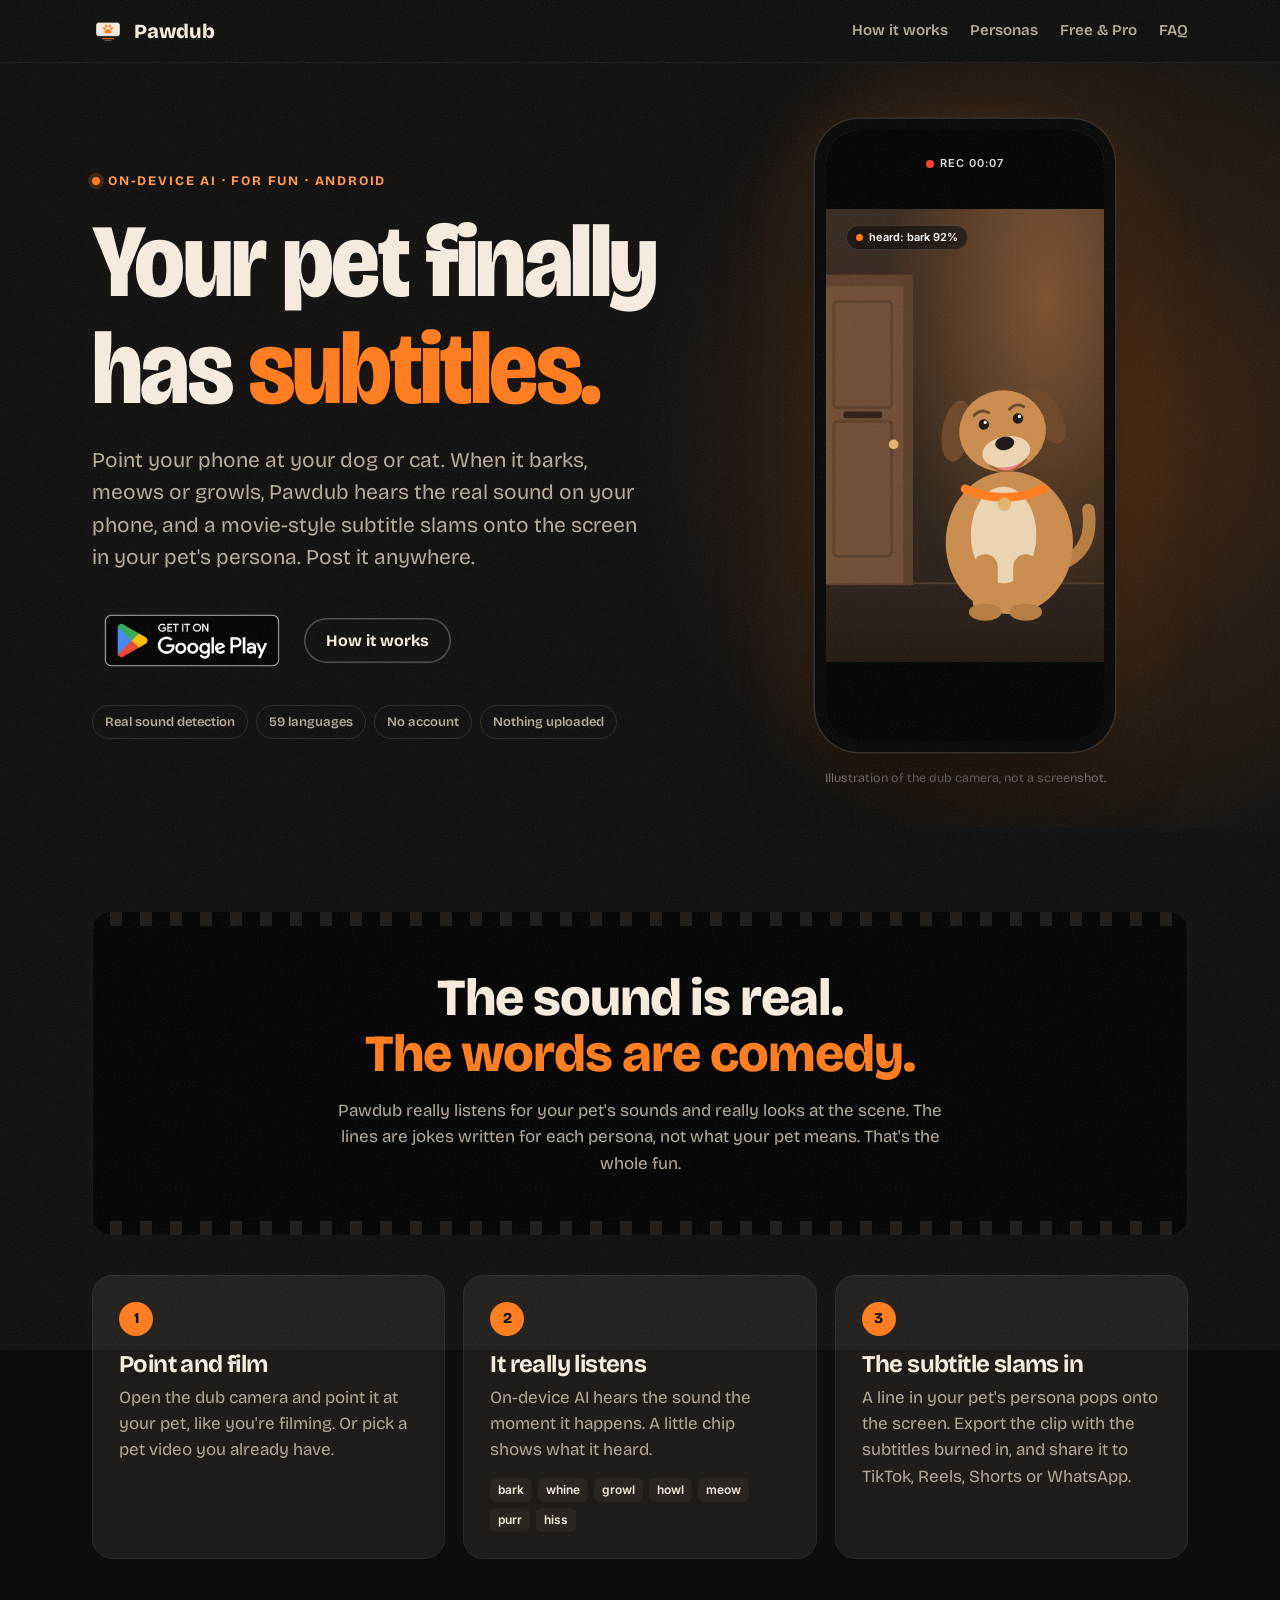
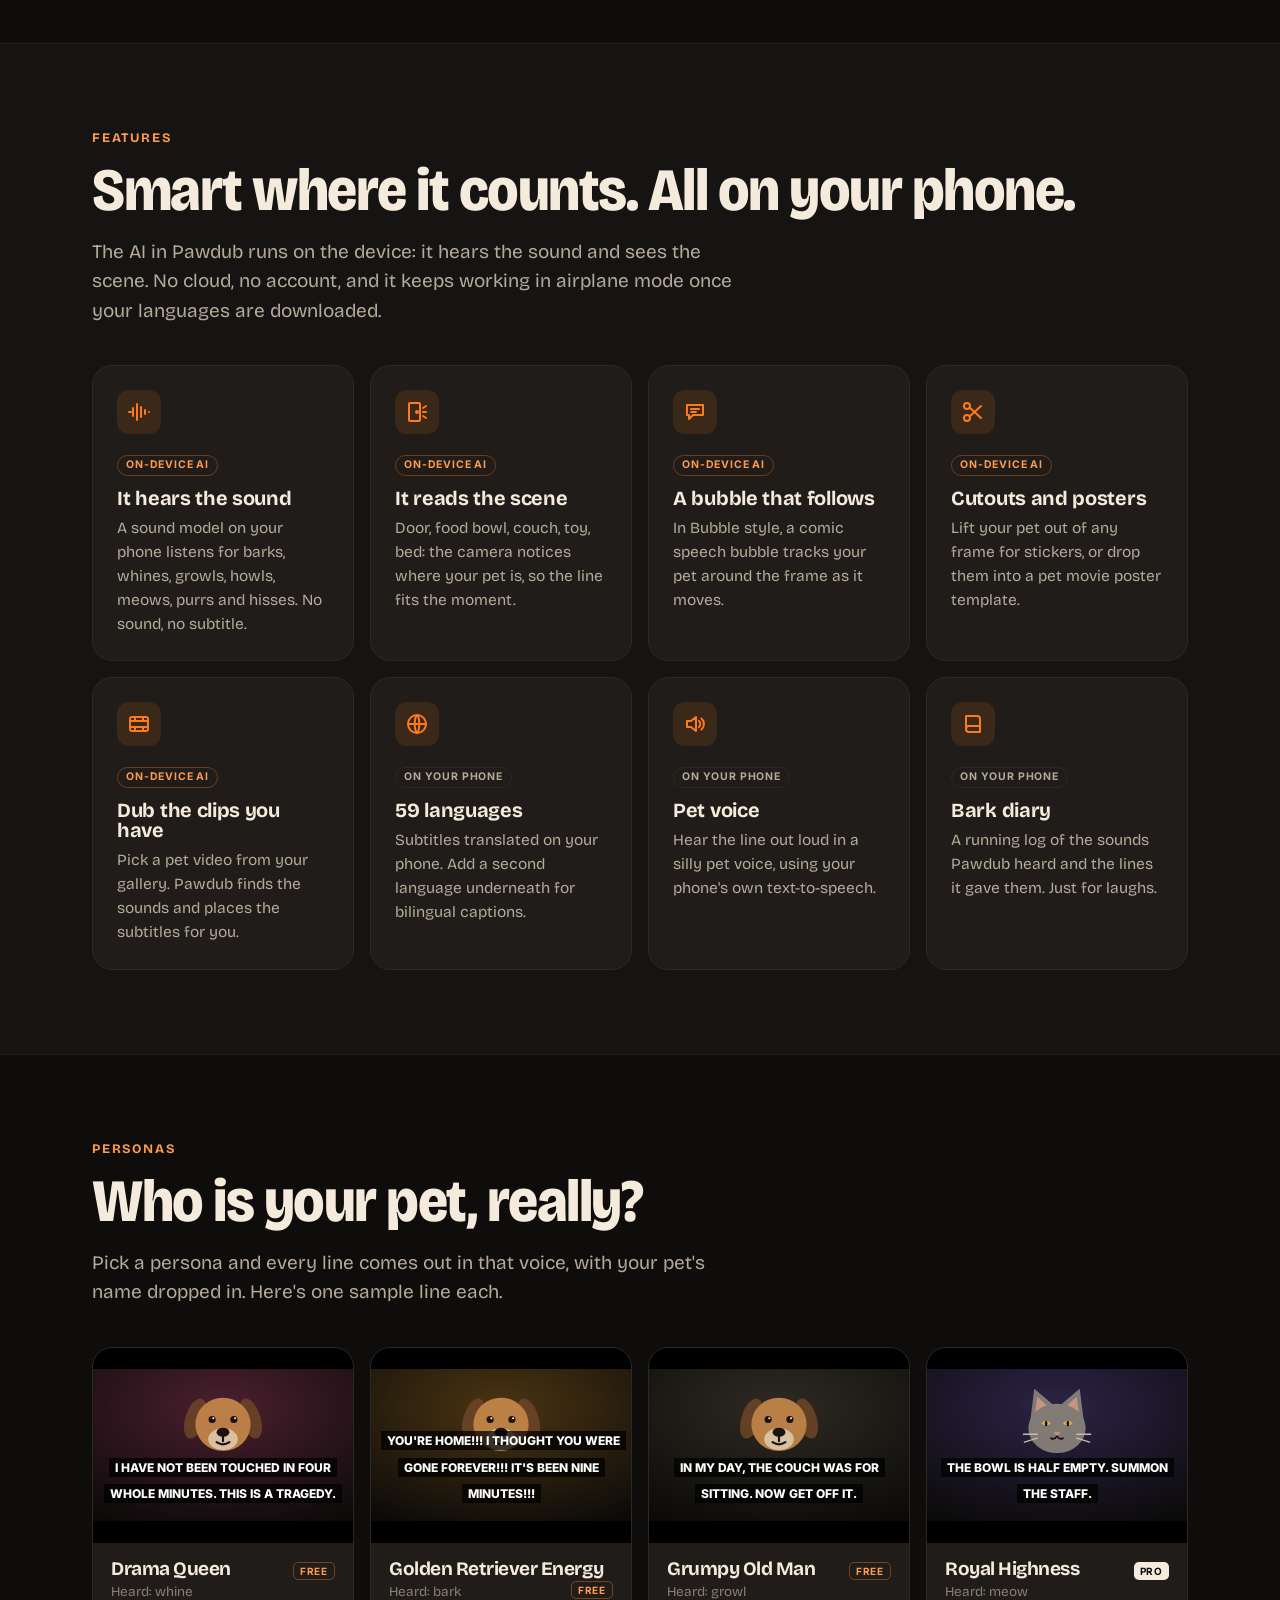
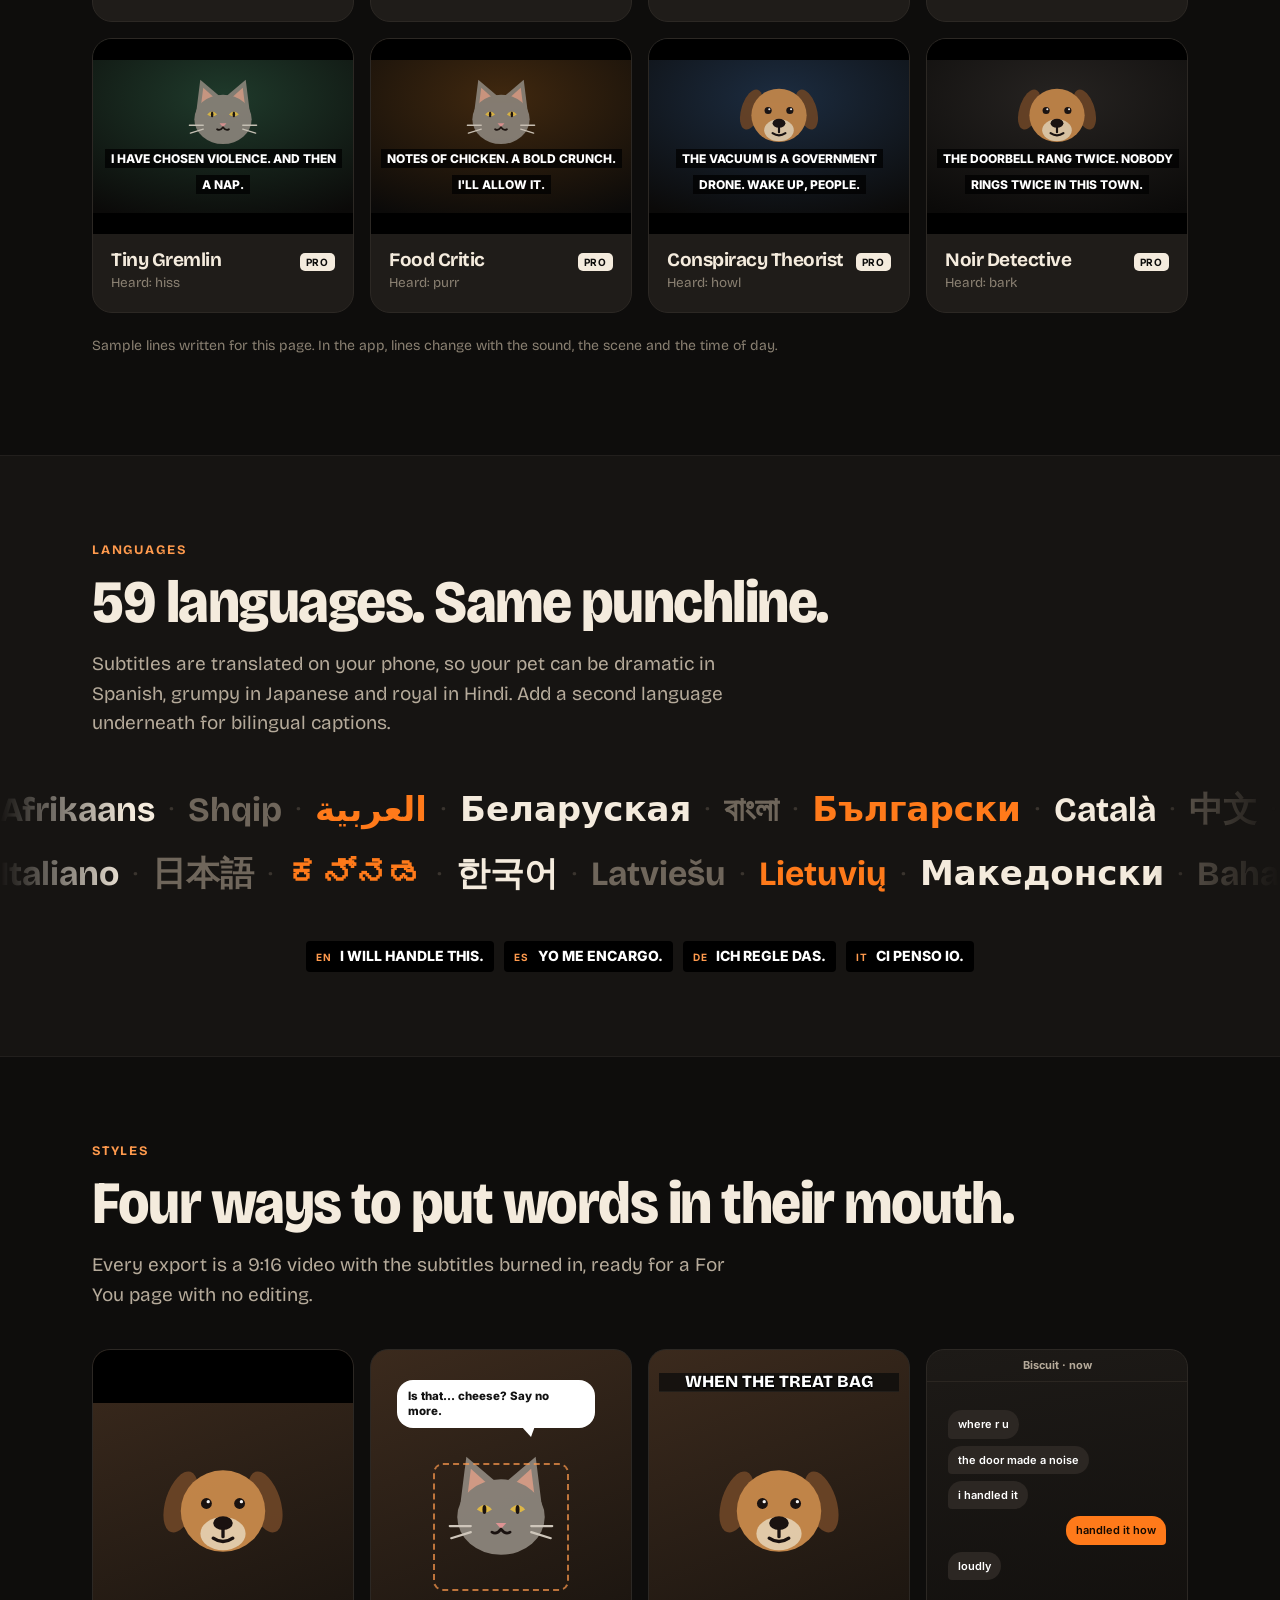
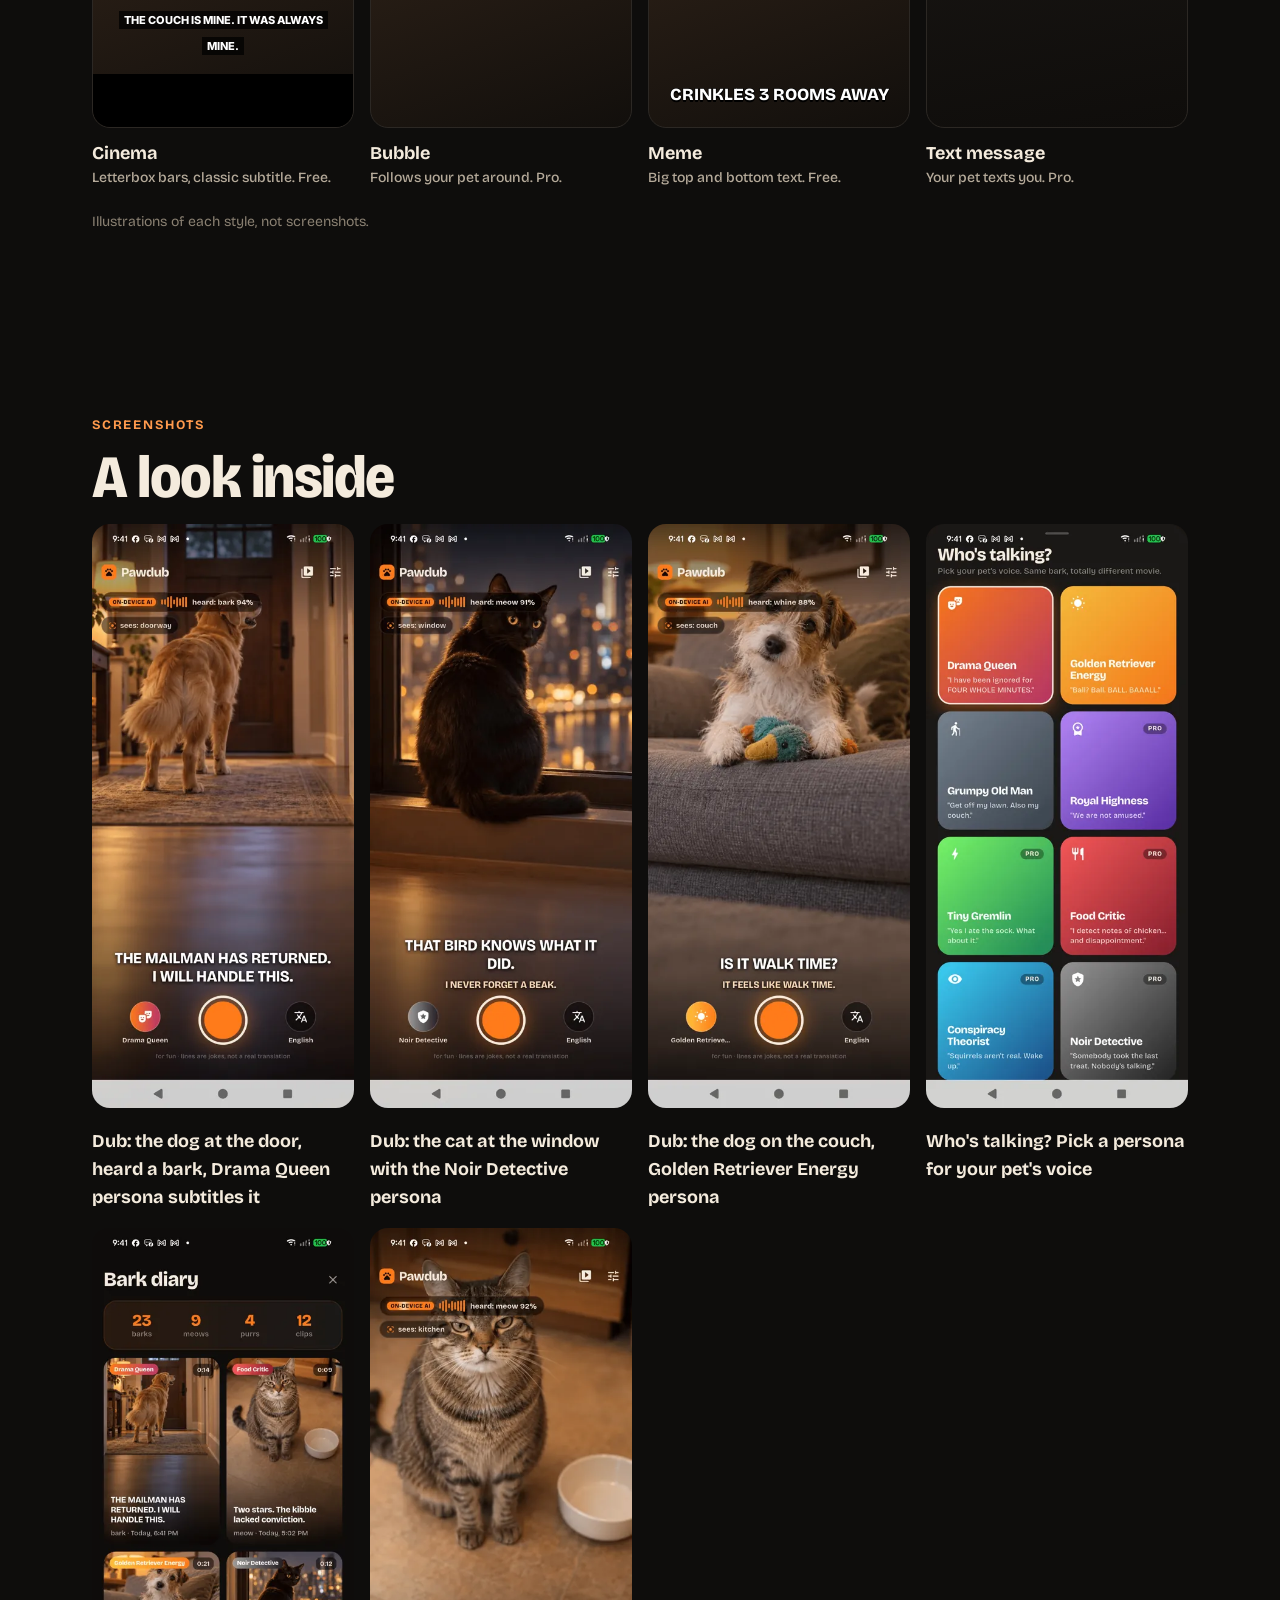
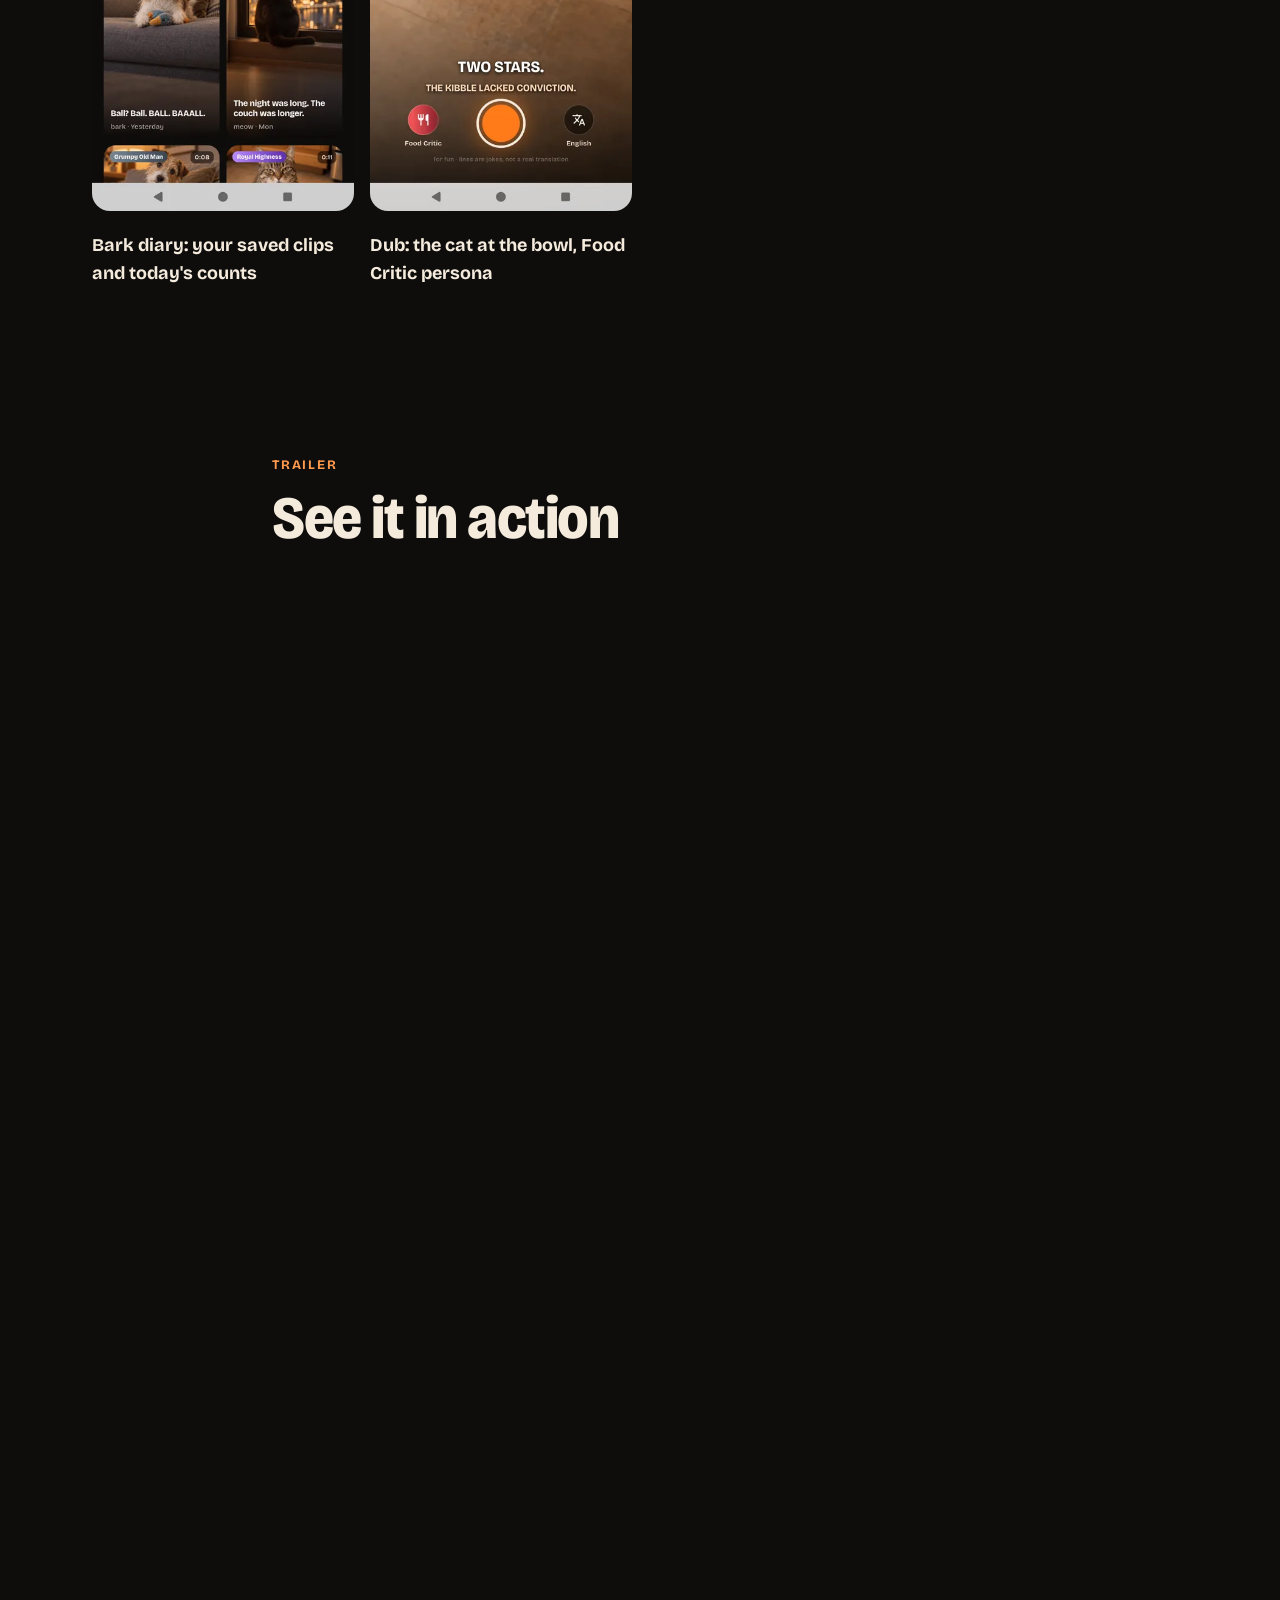
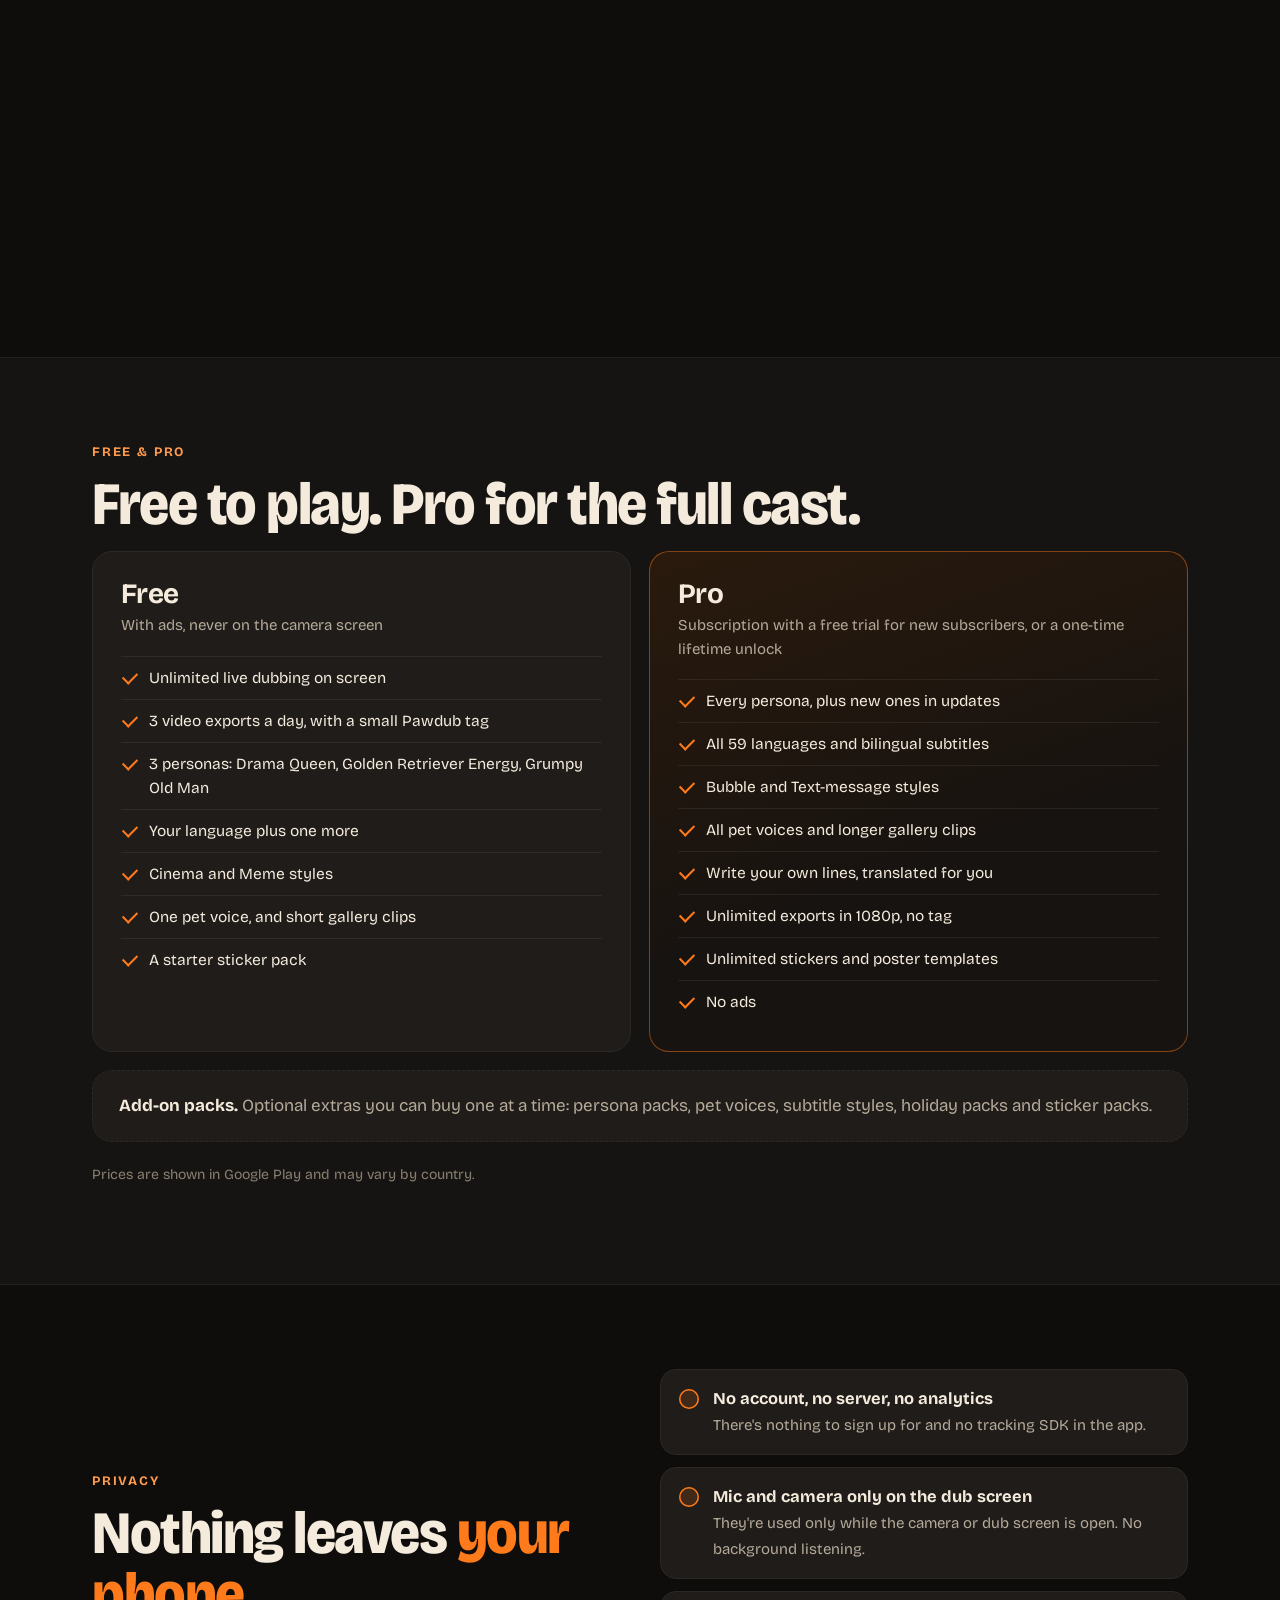
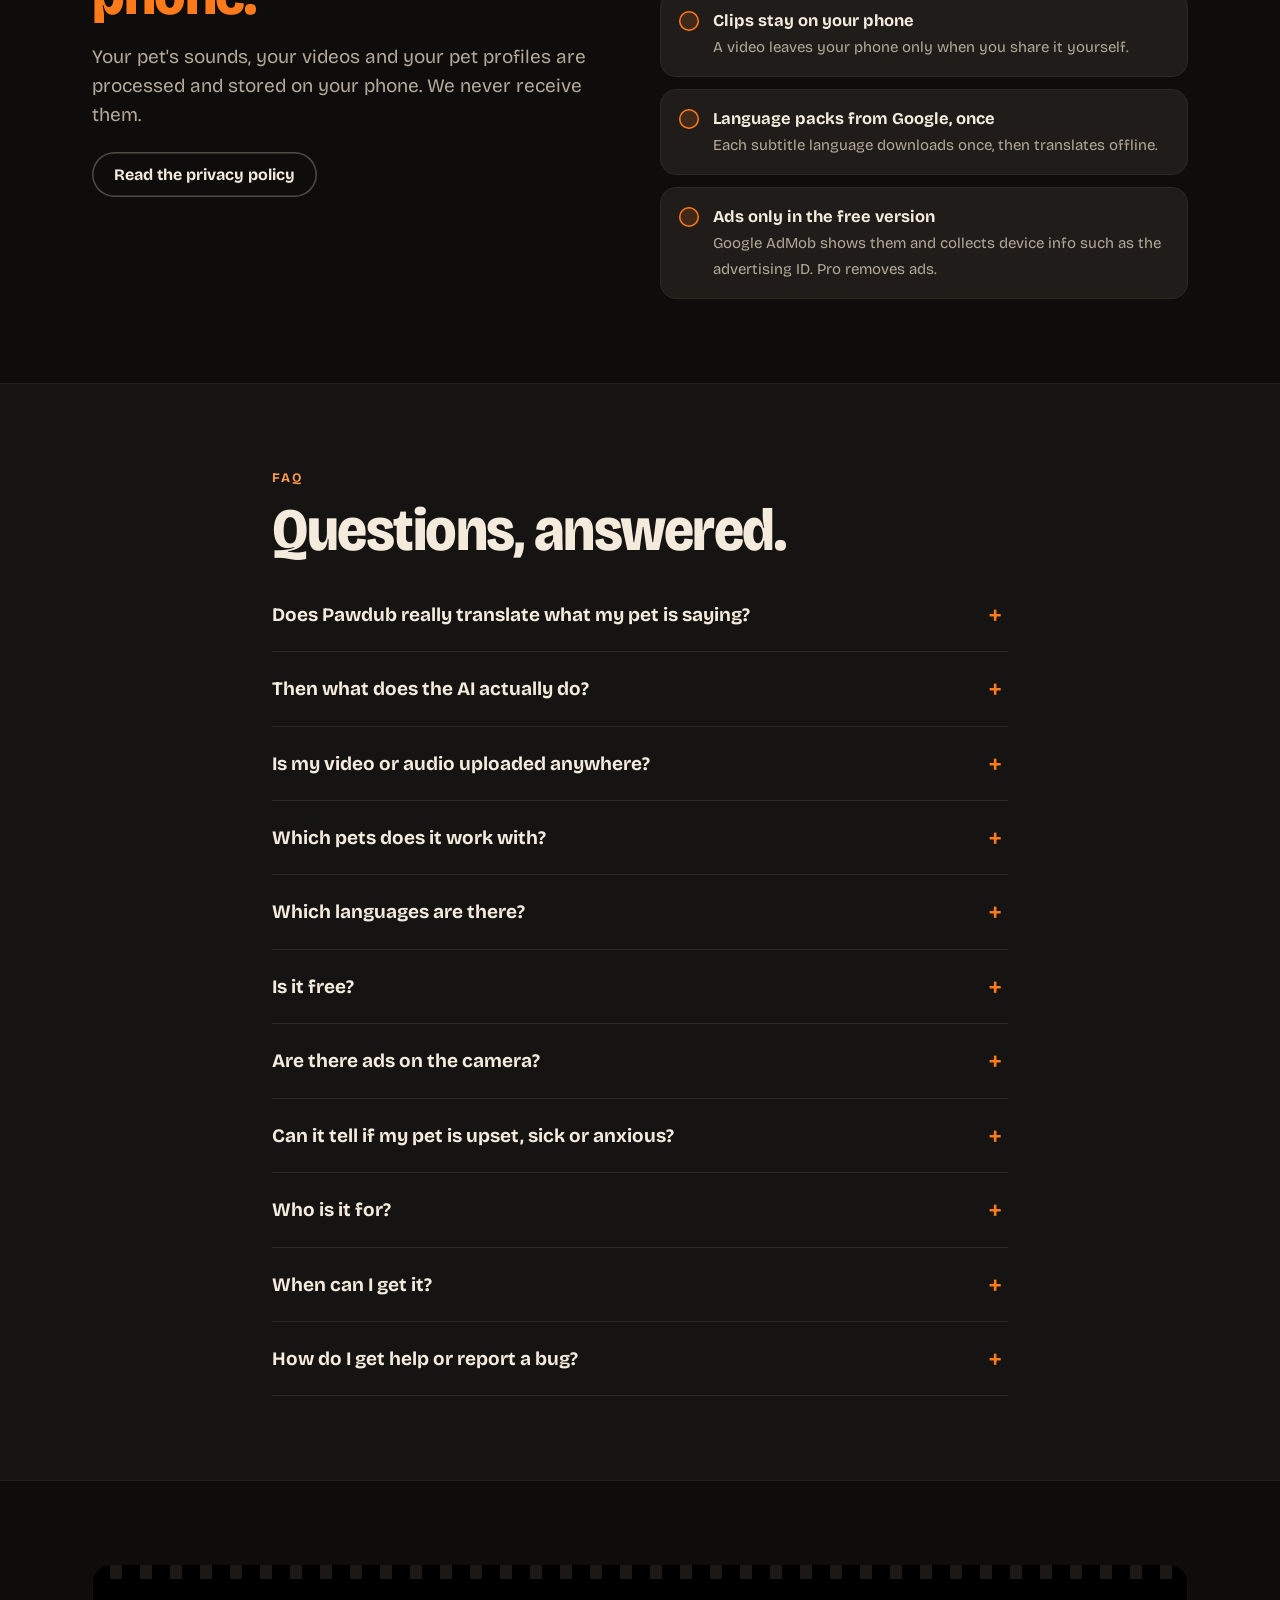
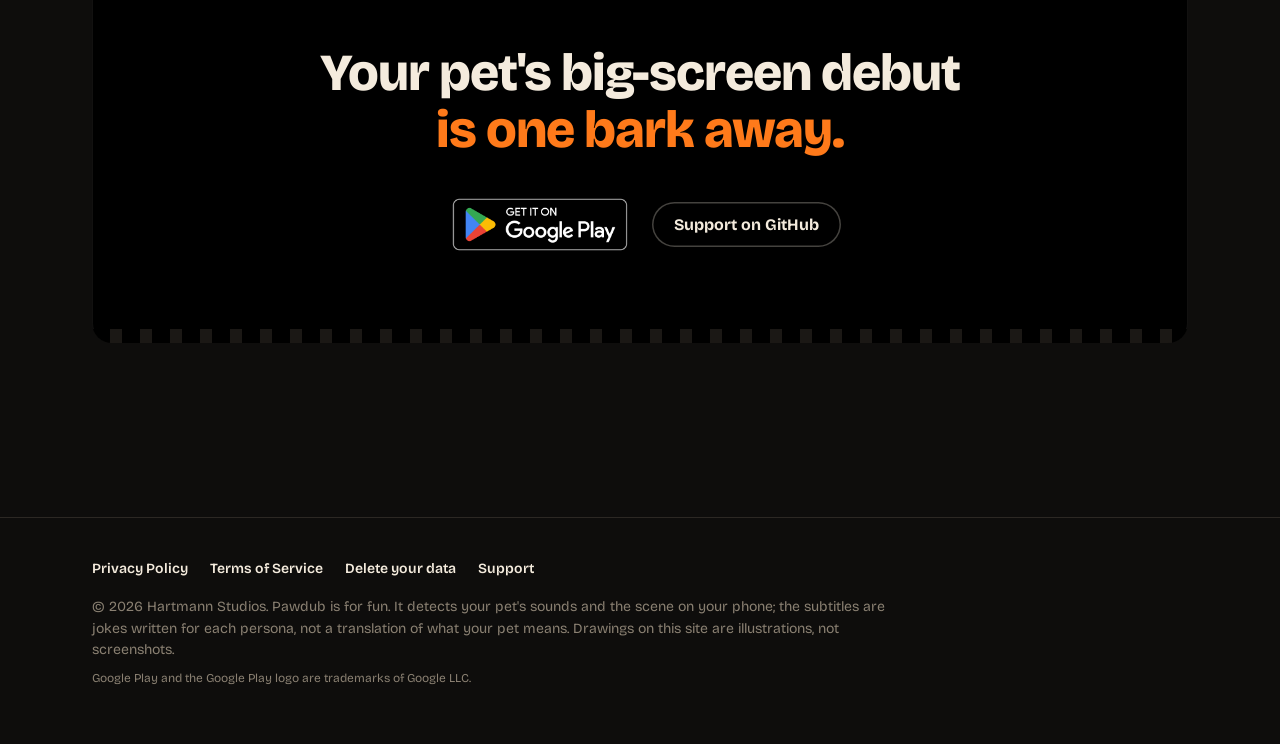
<file: index.html>
<!doctype html>
<html lang="en">
<head>
<meta charset="utf-8">
<meta name="viewport" content="width=device-width, initial-scale=1, viewport-fit=cover">
<title>Pawdub: your pet finally has subtitles</title>
<meta name="description" content="Point your phone at your dog or cat. When it barks or meows, Pawdub detects the real sound on your phone and a funny movie-style subtitle pops up, in 59 languages. For fun. Free on Google Play.">
<link rel="canonical" href="https://chartmann1590.github.io/pawdub-site/">
<meta name="theme-color" content="#0E0D0C">
<meta name="color-scheme" content="dark">
<meta property="og:type" content="website">
<meta property="og:site_name" content="Pawdub">
<meta property="og:title" content="Pawdub: your pet finally has subtitles">
<meta property="og:description" content="Point your phone at your dog or cat. When it barks or meows, Pawdub detects the real sound on your phone and a funny movie-style subtitle pops up, in 59 languages. For fun. Free on Google Play.">
<meta property="og:url" content="https://chartmann1590.github.io/pawdub-site/">
<meta property="og:image" content="https://chartmann1590.github.io/pawdub-site/img/og.png">
<meta property="og:image:width" content="1200">
<meta property="og:image:height" content="630">
<meta property="og:image:alt" content="Pawdub: your pet finally has subtitles">
<meta name="twitter:card" content="summary_large_image">
<meta name="twitter:title" content="Pawdub: your pet finally has subtitles">
<meta name="twitter:description" content="Point your phone at your dog or cat. When it barks or meows, Pawdub detects the real sound on your phone and a funny movie-style subtitle pops up, in 59 languages. For fun. Free on Google Play.">
<meta name="twitter:image" content="https://chartmann1590.github.io/pawdub-site/img/og.png">
<link rel="icon" type="image/png" sizes="32x32" href="https://chartmann1590.github.io/pawdub-site/img/icon-32.png">
<link rel="apple-touch-icon" href="https://chartmann1590.github.io/pawdub-site/img/icon-180.png">
<link rel="preconnect" href="https://fonts.googleapis.com">
<link rel="preconnect" href="https://fonts.gstatic.com" crossorigin>
<link rel="stylesheet" href="https://fonts.googleapis.com/css2?family=Bricolage+Grotesque:opsz,wdth,wght@12..96,75..100,400..800&family=Inter:wght@500..900&display=swap">
<link rel="stylesheet" href="https://chartmann1590.github.io/pawdub-site/style.css">

</head>
<body>
<a class="skip" href="#main">Skip to content</a>
<header class="top"><div class="wrap nav">
<a class="brand" href="https://chartmann1590.github.io/pawdub-site/"><img src="https://chartmann1590.github.io/pawdub-site/img/icon-192.png" alt="" width="32" height="32"><span>Pawdub</span></a>
<nav aria-label="Main"><a class="hide-sm" href="https://chartmann1590.github.io/pawdub-site/#how">How it works</a><a href="https://chartmann1590.github.io/pawdub-site/#personas">Personas</a><a class="hide-sm" href="https://chartmann1590.github.io/pawdub-site/#pro">Free &amp; Pro</a><a href="https://chartmann1590.github.io/pawdub-site/#faq">FAQ</a></nav>
</div></header>
<main id="main">
<svg width="0" height="0" style="position:absolute" aria-hidden="true" focusable="false"><defs>
<symbol id="dog" viewBox="0 0 100 100">
<ellipse cx="22" cy="46" rx="10" ry="21" transform="rotate(18 22 46)" fill="#6B4426"/><ellipse cx="78" cy="46" rx="10" ry="21" transform="rotate(-18 78 46)" fill="#6B4426"/>
<ellipse cx="50" cy="52" rx="28" ry="27" fill="#C98A4B"/><ellipse cx="50" cy="67" rx="15" ry="11" fill="#EBD3B0"/>
<ellipse cx="50" cy="60" rx="6.5" ry="4.6" fill="#1A1210"/><circle cx="39" cy="47" r="3.6" fill="#1A1210"/><circle cx="61" cy="47" r="3.6" fill="#1A1210"/>
<circle cx="40.2" cy="45.8" r="1.1" fill="#fff"/><circle cx="62.2" cy="45.8" r="1.1" fill="#fff"/>
<path d="M50 64v5M43.5 70q6.5 4.5 13 0" stroke="#1A1210" stroke-width="2.2" fill="none" stroke-linecap="round"/>
</symbol>
<symbol id="cat" viewBox="0 0 100 100">
<path d="M23 48 27 16 47 33Z" fill="#8C857C"/><path d="M77 48 73 16 53 33Z" fill="#8C857C"/>
<path d="M28 40 30 24 41 34Z" fill="#D9A08A"/><path d="M72 40 70 24 59 34Z" fill="#D9A08A"/>
<ellipse cx="50" cy="56" rx="29" ry="25" fill="#8C857C"/>
<path d="M34 51q5-6 10 0q-5 4-10 0Z" fill="#E7C04A"/><path d="M56 51q5-6 10 0q-5 4-10 0Z" fill="#E7C04A"/>
<ellipse cx="39" cy="51" rx="1.3" ry="3" fill="#1A1210"/><ellipse cx="61" cy="51" rx="1.3" ry="3" fill="#1A1210"/>
<path d="M46.5 60h7l-3.5 4Z" fill="#E79A9A"/><path d="M50 64q-3 4-6 2M50 64q3 4 6 2" stroke="#1A1210" stroke-width="1.8" fill="none" stroke-linecap="round"/>
<path d="M30 62H16M30 66l-13 4M70 62h14M70 66l13 4" stroke="#D8D0C4" stroke-width="1.4" stroke-linecap="round"/>
</symbol>
</defs></svg>
<section class="hero"><div class="wrap hero-grid">
<div class="hero-copy">
<p class="eyebrow">On-device AI &middot; For fun &middot; Android</p>
<h1>Your pet finally has <em>subtitles.</em></h1>
<p class="lead">Point your phone at your dog or cat. When it barks, meows or growls, Pawdub hears the real sound on your phone, and a movie-style subtitle slams onto the screen in your pet's persona. Post it anywhere.</p>
<div class="cta"><a class="badge" href="https://play.google.com/store/apps/details?id=com.charles.pawdub" rel="noopener"><img src="https://chartmann1590.github.io/pawdub-site/img/play-badge.png" alt="Get it on Google Play" width="646" height="250"></a><a class="btn ghost" href="#how">How it works</a></div>
<ul class="pills"><li>Real sound detection</li><li>59 languages</li><li>No account</li><li>Nothing uploaded</li></ul>
</div>
<figure class="hero-art" style="margin:0">
<div class="phone"><div class="screen"><svg class="scene" viewBox="0 0 300 634" preserveAspectRatio="xMidYMid slice" aria-hidden="true">
<defs>
<linearGradient id="wall" x1="0" y1="0" x2="0" y2="1"><stop offset="0" stop-color="#3A2A1F"/><stop offset="1" stop-color="#22190F"/></linearGradient>
<radialGradient id="lamp" cx=".78" cy=".28" r=".55"><stop offset="0" stop-color="#FF9A4D" stop-opacity=".35"/><stop offset="1" stop-color="#FF9A4D" stop-opacity="0"/></radialGradient>
<linearGradient id="floor" x1="0" y1="0" x2="0" y2="1"><stop offset="0" stop-color="#2A1E15"/><stop offset="1" stop-color="#140F0B"/></linearGradient>
</defs>
<rect width="300" height="634" fill="url(#wall)"/><rect width="300" height="634" fill="url(#lamp)"/>
<rect y="470" width="300" height="164" fill="url(#floor)"/><path d="M0 470H300" stroke="#4A3626" stroke-width="2"/>
<g><rect x="-8" y="150" width="104" height="322" fill="#5A3D28"/><rect x="2" y="162" width="84" height="308" fill="#6E4B31"/>
<rect x="14" y="178" width="60" height="110" rx="4" fill="none" stroke="#5A3D28" stroke-width="3"/><rect x="14" y="302" width="60" height="140" rx="4" fill="none" stroke="#5A3D28" stroke-width="3"/>
<rect x="24" y="292" width="40" height="7" rx="2" fill="#2A1C12"/><circle cx="76" cy="326" r="5" fill="#E2B26B"/></g>
<g stroke="#FF7A1A" stroke-width="3" fill="none" stroke-linecap="round">
<path class="ring" d="M130 328q-10 14 0 28"/><path class="ring r2" d="M116 318q-16 24 0 48"/><path class="ring r3" d="M102 308q-22 34 0 68"/></g>
<g>
<path d="M250 450q34-14 28-56" stroke="#B57A3F" stroke-width="13" fill="none" stroke-linecap="round"/>
<ellipse cx="196" cy="428" rx="66" ry="74" fill="#C98A4B"/><ellipse cx="190" cy="420" rx="34" ry="50" fill="#EBD3B0"/>
<rect x="158" y="440" width="26" height="62" rx="13" fill="#C98A4B"/><rect x="200" y="440" width="26" height="62" rx="13" fill="#C98A4B"/>
<ellipse cx="171" cy="500" rx="17" ry="9" fill="#B57A3F"/><ellipse cx="213" cy="500" rx="17" ry="9" fill="#B57A3F"/>
<path d="M150 372q40 18 82 0" stroke="#FF7A1A" stroke-width="9" fill="none" stroke-linecap="round"/><circle cx="191" cy="388" r="7" fill="#E2B26B"/>
</g>
<g transform="rotate(-10 190 318)">
<ellipse cx="143" cy="304" rx="15" ry="32" transform="rotate(20 143 304)" fill="#6B4426"/><ellipse cx="237" cy="304" rx="15" ry="32" transform="rotate(-20 237 304)" fill="#6B4426"/>
<ellipse cx="190" cy="312" rx="45" ry="42" fill="#C98A4B"/>
<circle cx="172" cy="302" r="5.4" fill="#1A1210"/><circle cx="208" cy="302" r="5.4" fill="#1A1210"/><circle cx="173.8" cy="300.2" r="1.7" fill="#fff"/><circle cx="209.8" cy="300.2" r="1.7" fill="#fff"/>
<path d="M164 291q8-6 15 0M201 291q8-6 15 0" stroke="#6B4426" stroke-width="3" fill="none" stroke-linecap="round"/>
<g class="jaw"><path d="M170 340q20 18 40 0v6q-20 18-40 0Z" fill="#9C5F33"/><path d="M178 346q12 9 24 0" stroke="#E87C7C" stroke-width="5" fill="none" stroke-linecap="round"/></g>
<ellipse cx="190" cy="334" rx="25" ry="16" fill="#EBD3B0"/>
<ellipse cx="190" cy="325" rx="10" ry="7" fill="#1A1210"/>
</g>
</svg>
<div class="lb t"></div><div class="lb b"></div>
<div class="rec"><b></b>REC 00:07</div><div class="lang-c" aria-hidden="true"><b class="lang">EN</b><b class="lang">ES</b><b class="lang">PT</b><b class="lang">FR</b></div>
<div class="chip"><i></i>heard: bark 92%</div>
<div class="subs" aria-live="off"><p class="sub" lang="en"><span>The mailman has returned. I will handle this.</span><small>HEARD: BARK &middot; DOOR</small></p><p class="sub" lang="es"><span>El cartero ha vuelto. Yo me encargo de esto.</span><small>HEARD: BARK &middot; DOOR</small></p><p class="sub" lang="pt"><span>O carteiro voltou. Deixa comigo.</span><small>HEARD: BARK &middot; DOOR</small></p><p class="sub" lang="fr"><span>Le facteur est de retour. Je m&#x27;en occupe.</span><small>HEARD: BARK &middot; DOOR</small></p></div>
</div></div>
<figcaption class="cap">Illustration of the dub camera, not a screenshot.</figcaption></figure>
</div></section>

<section class="sec" id="how"><div class="wrap">
<div class="letterbox"><p class="big">The sound is real.<br><span>The words are comedy.</span></p>
<p class="small">Pawdub really listens for your pet's sounds and really looks at the scene. The lines are jokes written for each persona, not what your pet means. That's the whole fun.</p></div>
<div class="steps">
<div class="step"><div class="n">1</div><h3>Point and film</h3><p>Open the dub camera and point it at your pet, like you're filming. Or pick a pet video you already have.</p></div>
<div class="step"><div class="n">2</div><h3>It really listens</h3><p>On-device AI hears the sound the moment it happens. A little chip shows what it heard.</p><div class="heard"><span>bark</span><span>whine</span><span>growl</span><span>howl</span><span>meow</span><span>purr</span><span>hiss</span></div></div>
<div class="step"><div class="n">3</div><h3>The subtitle slams in</h3><p>A line in your pet's persona pops onto the screen. Export the clip with the subtitles burned in, and share it to TikTok, Reels, Shorts or WhatsApp.</p></div>
</div>
</div></section>

<section class="sec alt" id="features"><div class="wrap">
<p class="kicker">Features</p>
<h2>Smart where it counts. All on your phone.</h2>
<p class="intro">The AI in Pawdub runs on the device: it hears the sound and sees the scene. No cloud, no account, and it keeps working in airplane mode once your languages are downloaded.</p>
<div class="grid f"><div class="card"><div class="ic"><svg viewBox="0 0 24 24" aria-hidden="true"><path d="M2 12h2M6 8v8M10 4v16M14 7v10M18 10v4M22 12h0"/></svg></div><span class="tag">On-device AI</span><h3>It hears the sound</h3><p>A sound model on your phone listens for barks, whines, growls, howls, meows, purrs and hisses. No sound, no subtitle.</p></div><div class="card"><div class="ic"><svg viewBox="0 0 24 24" aria-hidden="true"><rect x="4" y="3" width="11" height="18" rx="1"/><circle cx="12" cy="12" r="1"/><path d="M18 8l3-2M18 12h3M18 16l3 2"/></svg></div><span class="tag">On-device AI</span><h3>It reads the scene</h3><p>Door, food bowl, couch, toy, bed: the camera notices where your pet is, so the line fits the moment.</p></div><div class="card"><div class="ic"><svg viewBox="0 0 24 24" aria-hidden="true"><path d="M4 5h16v10H10l-4 4v-4H4z"/><path d="M8 9h8M8 12h5"/></svg></div><span class="tag">On-device AI</span><h3>A bubble that follows</h3><p>In Bubble style, a comic speech bubble tracks your pet around the frame as it moves.</p></div><div class="card"><div class="ic"><svg viewBox="0 0 24 24" aria-hidden="true"><circle cx="6" cy="6" r="3"/><circle cx="6" cy="18" r="3"/><path d="M8.6 7.6 20 18M8.6 16.4 20 6"/></svg></div><span class="tag">On-device AI</span><h3>Cutouts and posters</h3><p>Lift your pet out of any frame for stickers, or drop them into a pet movie poster template.</p></div><div class="card"><div class="ic"><svg viewBox="0 0 24 24" aria-hidden="true"><rect x="3" y="5" width="18" height="14" rx="2"/><path d="M3 9h18M3 15h18M8 5v4M16 5v4M8 15v4M16 15v4"/></svg></div><span class="tag">On-device AI</span><h3>Dub the clips you have</h3><p>Pick a pet video from your gallery. Pawdub finds the sounds and places the subtitles for you.</p></div><div class="card"><div class="ic"><svg viewBox="0 0 24 24" aria-hidden="true"><circle cx="12" cy="12" r="9"/><path d="M3 12h18M12 3c3 3 3 15 0 18M12 3c-3 3-3 15 0 18"/></svg></div><span class="tag plain">On your phone</span><h3>59 languages</h3><p>Subtitles translated on your phone. Add a second language underneath for bilingual captions.</p></div><div class="card"><div class="ic"><svg viewBox="0 0 24 24" aria-hidden="true"><path d="M4 9v6h4l5 4V5L8 9z"/><path d="M16 9a4 4 0 0 1 0 6M18.5 6.5a7.5 7.5 0 0 1 0 11"/></svg></div><span class="tag plain">On your phone</span><h3>Pet voice</h3><p>Hear the line out loud in a silly pet voice, using your phone's own text-to-speech.</p></div><div class="card"><div class="ic"><svg viewBox="0 0 24 24" aria-hidden="true"><path d="M5 4h11a3 3 0 0 1 3 3v13H8a3 3 0 0 1-3-3z"/><path d="M5 17a3 3 0 0 1 3-3h11"/></svg></div><span class="tag plain">On your phone</span><h3>Bark diary</h3><p>A running log of the sounds Pawdub heard and the lines it gave them. Just for laughs.</p></div></div>
</div></section>

<section class="sec" id="personas"><div class="wrap">
<p class="kicker">Personas</p>
<h2>Who is your pet, really?</h2>
<p class="intro">Pick a persona and every line comes out in that voice, with your pet's name dropped in. Here's one sample line each.</p>
<p class="swipe" aria-hidden="true">Swipe for more &rarr;</p>
<div class="personas"><article class="persona"><div class="frame" style="--c:#4A1F2E"><svg class="" viewBox="0 0 100 100" aria-hidden="true"><use href="#dog"/></svg><p><span>I have not been touched in four whole minutes. This is a tragedy.</span></p></div><div class="meta"><h3>Drama Queen<span class=free>FREE</span></h3><p>Heard: whine</p></div></article><article class="persona"><div class="frame" style="--c:#4A3412"><svg class="" viewBox="0 0 100 100" aria-hidden="true"><use href="#dog"/></svg><p><span>You&#x27;re home!!! I thought you were gone forever!!! It&#x27;s been nine minutes!!!</span></p></div><div class="meta"><h3>Golden Retriever Energy<span class=free>FREE</span></h3><p>Heard: bark</p></div></article><article class="persona"><div class="frame" style="--c:#2E2A22"><svg class="" viewBox="0 0 100 100" aria-hidden="true"><use href="#dog"/></svg><p><span>In my day, the couch was for sitting. Now get off it.</span></p></div><div class="meta"><h3>Grumpy Old Man<span class=free>FREE</span></h3><p>Heard: growl</p></div></article><article class="persona"><div class="frame" style="--c:#2B2346"><svg class="" viewBox="0 0 100 100" aria-hidden="true"><use href="#cat"/></svg><p><span>The bowl is half empty. Summon the staff.</span></p></div><div class="meta"><h3>Royal Highness<span class=pro>PRO</span></h3><p>Heard: meow</p></div></article><article class="persona"><div class="frame" style="--c:#1F3A2B"><svg class="" viewBox="0 0 100 100" aria-hidden="true"><use href="#cat"/></svg><p><span>I have chosen violence. And then a nap.</span></p></div><div class="meta"><h3>Tiny Gremlin<span class=pro>PRO</span></h3><p>Heard: hiss</p></div></article><article class="persona"><div class="frame" style="--c:#40280F"><svg class="" viewBox="0 0 100 100" aria-hidden="true"><use href="#cat"/></svg><p><span>Notes of chicken. A bold crunch. I&#x27;ll allow it.</span></p></div><div class="meta"><h3>Food Critic<span class=pro>PRO</span></h3><p>Heard: purr</p></div></article><article class="persona"><div class="frame" style="--c:#1C2C40"><svg class="" viewBox="0 0 100 100" aria-hidden="true"><use href="#dog"/></svg><p><span>The vacuum is a government drone. Wake up, people.</span></p></div><div class="meta"><h3>Conspiracy Theorist<span class=pro>PRO</span></h3><p>Heard: howl</p></div></article><article class="persona"><div class="frame" style="--c:#262321"><svg class="" viewBox="0 0 100 100" aria-hidden="true"><use href="#dog"/></svg><p><span>The doorbell rang twice. Nobody rings twice in this town.</span></p></div><div class="meta"><h3>Noir Detective<span class=pro>PRO</span></h3><p>Heard: bark</p></div></article></div>
<p class="fine">Sample lines written for this page. In the app, lines change with the sound, the scene and the time of day.</p>
</div></section>

<section class="sec alt" id="languages"><div class="wrap">
<p class="kicker">Languages</p>
<h2>59 languages. Same punchline.</h2>
<p class="intro">Subtitles are translated on your phone, so your pet can be dramatic in Spanish, grumpy in Japanese and royal in Hindi. Add a second language underneath for bilingual captions.</p>
</div>
<div class="ticker" aria-hidden="true"><div class="track"><span lang="und">Afrikaans</span><i>&middot;</i><span lang="und">Shqip</span><i>&middot;</i><span lang="und">العربية</span><i>&middot;</i><span lang="und">Беларуская</span><i>&middot;</i><span lang="und">বাংলা</span><i>&middot;</i><span lang="und">Български</span><i>&middot;</i><span lang="und">Català</span><i>&middot;</i><span lang="und">中文</span><i>&middot;</i><span lang="und">Hrvatski</span><i>&middot;</i><span lang="und">Čeština</span><i>&middot;</i><span lang="und">Dansk</span><i>&middot;</i><span lang="und">Nederlands</span><i>&middot;</i><span lang="und">English</span><i>&middot;</i><span lang="und">Esperanto</span><i>&middot;</i><span lang="und">Eesti</span><i>&middot;</i><span lang="und">Suomi</span><i>&middot;</i><span lang="und">Français</span><i>&middot;</i><span lang="und">Galego</span><i>&middot;</i><span lang="und">ქართული</span><i>&middot;</i><span lang="und">Deutsch</span><i>&middot;</i><span lang="und">Ελληνικά</span><i>&middot;</i><span lang="und">ગુજરાતી</span><i>&middot;</i><span lang="und">Kreyòl ayisyen</span><i>&middot;</i><span lang="und">עברית</span><i>&middot;</i><span lang="und">हिन्दी</span><i>&middot;</i><span lang="und">Magyar</span><i>&middot;</i><span lang="und">Íslenska</span><i>&middot;</i><span lang="und">Bahasa Indonesia</span><i>&middot;</i><span lang="und">Gaeilge</span><i>&middot;</i><span lang="und">Afrikaans</span><i>&middot;</i><span lang="und">Shqip</span><i>&middot;</i><span lang="und">العربية</span><i>&middot;</i><span lang="und">Беларуская</span><i>&middot;</i><span lang="und">বাংলা</span><i>&middot;</i><span lang="und">Български</span><i>&middot;</i><span lang="und">Català</span><i>&middot;</i><span lang="und">中文</span><i>&middot;</i><span lang="und">Hrvatski</span><i>&middot;</i><span lang="und">Čeština</span><i>&middot;</i><span lang="und">Dansk</span><i>&middot;</i><span lang="und">Nederlands</span><i>&middot;</i><span lang="und">English</span><i>&middot;</i><span lang="und">Esperanto</span><i>&middot;</i><span lang="und">Eesti</span><i>&middot;</i><span lang="und">Suomi</span><i>&middot;</i><span lang="und">Français</span><i>&middot;</i><span lang="und">Galego</span><i>&middot;</i><span lang="und">ქართული</span><i>&middot;</i><span lang="und">Deutsch</span><i>&middot;</i><span lang="und">Ελληνικά</span><i>&middot;</i><span lang="und">ગુજરાતી</span><i>&middot;</i><span lang="und">Kreyòl ayisyen</span><i>&middot;</i><span lang="und">עברית</span><i>&middot;</i><span lang="und">हिन्दी</span><i>&middot;</i><span lang="und">Magyar</span><i>&middot;</i><span lang="und">Íslenska</span><i>&middot;</i><span lang="und">Bahasa Indonesia</span><i>&middot;</i><span lang="und">Gaeilge</span><i>&middot;</i></div></div>
<div class="ticker rev" aria-hidden="true"><div class="track"><span lang="und">Italiano</span><i>&middot;</i><span lang="und">日本語</span><i>&middot;</i><span lang="und">ಕನ್ನಡ</span><i>&middot;</i><span lang="und">한국어</span><i>&middot;</i><span lang="und">Latviešu</span><i>&middot;</i><span lang="und">Lietuvių</span><i>&middot;</i><span lang="und">Македонски</span><i>&middot;</i><span lang="und">Bahasa Melayu</span><i>&middot;</i><span lang="und">Malti</span><i>&middot;</i><span lang="und">मराठी</span><i>&middot;</i><span lang="und">Norsk</span><i>&middot;</i><span lang="und">فارسی</span><i>&middot;</i><span lang="und">Polski</span><i>&middot;</i><span lang="und">Português</span><i>&middot;</i><span lang="und">Română</span><i>&middot;</i><span lang="und">Русский</span><i>&middot;</i><span lang="und">Slovenčina</span><i>&middot;</i><span lang="und">Slovenščina</span><i>&middot;</i><span lang="und">Español</span><i>&middot;</i><span lang="und">Kiswahili</span><i>&middot;</i><span lang="und">Svenska</span><i>&middot;</i><span lang="und">Tagalog</span><i>&middot;</i><span lang="und">தமிழ்</span><i>&middot;</i><span lang="und">తెలుగు</span><i>&middot;</i><span lang="und">ไทย</span><i>&middot;</i><span lang="und">Türkçe</span><i>&middot;</i><span lang="und">Українська</span><i>&middot;</i><span lang="und">اردو</span><i>&middot;</i><span lang="und">Tiếng Việt</span><i>&middot;</i><span lang="und">Cymraeg</span><i>&middot;</i><span lang="und">Italiano</span><i>&middot;</i><span lang="und">日本語</span><i>&middot;</i><span lang="und">ಕನ್ನಡ</span><i>&middot;</i><span lang="und">한국어</span><i>&middot;</i><span lang="und">Latviešu</span><i>&middot;</i><span lang="und">Lietuvių</span><i>&middot;</i><span lang="und">Македонски</span><i>&middot;</i><span lang="und">Bahasa Melayu</span><i>&middot;</i><span lang="und">Malti</span><i>&middot;</i><span lang="und">मराठी</span><i>&middot;</i><span lang="und">Norsk</span><i>&middot;</i><span lang="und">فارسی</span><i>&middot;</i><span lang="und">Polski</span><i>&middot;</i><span lang="und">Português</span><i>&middot;</i><span lang="und">Română</span><i>&middot;</i><span lang="und">Русский</span><i>&middot;</i><span lang="und">Slovenčina</span><i>&middot;</i><span lang="und">Slovenščina</span><i>&middot;</i><span lang="und">Español</span><i>&middot;</i><span lang="und">Kiswahili</span><i>&middot;</i><span lang="und">Svenska</span><i>&middot;</i><span lang="und">Tagalog</span><i>&middot;</i><span lang="und">தமிழ்</span><i>&middot;</i><span lang="und">తెలుగు</span><i>&middot;</i><span lang="und">ไทย</span><i>&middot;</i><span lang="und">Türkçe</span><i>&middot;</i><span lang="und">Українська</span><i>&middot;</i><span lang="und">اردو</span><i>&middot;</i><span lang="und">Tiếng Việt</span><i>&middot;</i><span lang="und">Cymraeg</span><i>&middot;</i></div></div>
<div class="wrap"><div class="langline">
<span class="sub2"><b>EN</b>I will handle this.</span><span class="sub2" lang="es"><b>ES</b>Yo me encargo.</span><span class="sub2" lang="de"><b>DE</b>Ich regle das.</span><span class="sub2" lang="it"><b>IT</b>Ci penso io.</span>
</div></div>
</section>

<section class="sec" id="styles"><div class="wrap">
<p class="kicker">Styles</p>
<h2>Four ways to put words in their mouth.</h2>
<p class="intro">Every export is a 9:16 video with the subtitles burned in, ready for a For You page with no editing.</p>
<div class="styles">
<figure class="style"><div class="tile t-cinema"><svg class="pet" viewBox="0 0 100 100" aria-hidden="true"><use href="#dog"/></svg><p><span>The couch is mine. It was always mine.</span></p></div><figcaption>Cinema<span>Letterbox bars, classic subtitle. Free.</span></figcaption></figure>
<figure class="style"><div class="tile t-bubble"><div class="track-box"></div><svg class="pet" viewBox="0 0 100 100" aria-hidden="true"><use href="#cat"/></svg><p>Is that... cheese? Say no more.</p></div><figcaption>Bubble<span>Follows your pet around. Pro.</span></figcaption></figure>
<figure class="style"><div class="tile t-meme"><svg class="pet" viewBox="0 0 100 100" aria-hidden="true"><use href="#dog"/></svg><p class="top">When the treat bag</p><p class="bot">crinkles 3 rooms away</p></div><figcaption>Meme<span>Big top and bottom text. Free.</span></figcaption></figure>
<figure class="style"><div class="tile t-text"><div class="hdr">Biscuit &middot; now</div><div class="msgs"><div class="m in">where r u</div><div class="m in">the door made a noise</div><div class="m in">i handled it</div><div class="m out">handled it how</div><div class="m in">loudly</div></div></div><figcaption>Text message<span>Your pet texts you. Pro.</span></figcaption></figure>
</div>
<p class="fine">Illustrations of each style, not screenshots.</p>
</div></section>
<section class="sec" id="screenshots"><div class="wrap"><p class="kicker">Screenshots</p><h2>A look inside</h2><div class="styles"><figure class="style"><img src="https://chartmann1590.github.io/pawdub-site/img/shots/shot-1.webp" alt="Dub: the dog at the door, heard a bark, Drama Queen persona subtitles it" loading="lazy" style="border-radius:18px"><figcaption>Dub: the dog at the door, heard a bark, Drama Queen persona subtitles it</figcaption></figure><figure class="style"><img src="https://chartmann1590.github.io/pawdub-site/img/shots/shot-2.webp" alt="Dub: the cat at the window with the Noir Detective persona" loading="lazy" style="border-radius:18px"><figcaption>Dub: the cat at the window with the Noir Detective persona</figcaption></figure><figure class="style"><img src="https://chartmann1590.github.io/pawdub-site/img/shots/shot-3.webp" alt="Dub: the dog on the couch, Golden Retriever Energy persona" loading="lazy" style="border-radius:18px"><figcaption>Dub: the dog on the couch, Golden Retriever Energy persona</figcaption></figure><figure class="style"><img src="https://chartmann1590.github.io/pawdub-site/img/shots/shot-4.webp" alt="Who&#x27;s talking? Pick a persona for your pet&#x27;s voice" loading="lazy" style="border-radius:18px"><figcaption>Who&#x27;s talking? Pick a persona for your pet&#x27;s voice</figcaption></figure><figure class="style"><img src="https://chartmann1590.github.io/pawdub-site/img/shots/shot-5.webp" alt="Bark diary: your saved clips and today&#x27;s counts" loading="lazy" style="border-radius:18px"><figcaption>Bark diary: your saved clips and today&#x27;s counts</figcaption></figure><figure class="style"><img src="https://chartmann1590.github.io/pawdub-site/img/shots/shot-6.webp" alt="Dub: the cat at the bowl, Food Critic persona" loading="lazy" style="border-radius:18px"><figcaption>Dub: the cat at the bowl, Food Critic persona</figcaption></figure></div></div></section><section class="sec" id="video"><div class="wrap narrow">
<p class="kicker">Trailer</p><h2>See it in action</h2>
<div style="position:relative;padding-top:177.7%;max-width:380px;margin:0 auto;border-radius:22px;overflow:hidden"><iframe style="position:absolute;inset:0;width:100%;height:100%;border:0" src="https://www.youtube-nocookie.com/embed/OqLd-PZyh_w" title="Pawdub promo video" loading="lazy" allow="accelerometer; encrypted-media; gyroscope; picture-in-picture; fullscreen" allowfullscreen></iframe></div>
</div></section>
<section class="sec alt" id="pro"><div class="wrap">
<p class="kicker">Free &amp; Pro</p>
<h2>Free to play. Pro for the full cast.</h2>
<div class="plans">
<div class="plan"><h3>Free</h3><p class="s">With ads, never on the camera screen</p><ul>
<li>Unlimited live dubbing on screen</li>
<li>3 video exports a day, with a small Pawdub tag</li>
<li>3 personas: Drama Queen, Golden Retriever Energy, Grumpy Old Man</li>
<li>Your language plus one more</li>
<li>Cinema and Meme styles</li>
<li>One pet voice, and short gallery clips</li>
<li>A starter sticker pack</li>
</ul></div>
<div class="plan pro"><h3>Pro</h3><p class="s">Subscription with a free trial for new subscribers, or a one-time lifetime unlock</p><ul>
<li>Every persona, plus new ones in updates</li>
<li>All 59 languages and bilingual subtitles</li>
<li>Bubble and Text-message styles</li>
<li>All pet voices and longer gallery clips</li>
<li>Write your own lines, translated for you</li>
<li>Unlimited exports in 1080p, no tag</li>
<li>Unlimited stickers and poster templates</li>
<li>No ads</li>
</ul></div>
</div>
<div class="addons"><strong>Add-on packs.</strong> Optional extras you can buy one at a time: persona packs, pet voices, subtitle styles, holiday packs and sticker packs.</div>
<p class="fine">Prices are shown in Google Play and may vary by country.</p>
</div></section>

<section class="sec" id="privacy"><div class="wrap priv">
<div><p class="kicker">Privacy</p><h2>Nothing leaves <span>your phone.</span></h2>
<p class="intro" style="margin-bottom:22px">Your pet's sounds, your videos and your pet profiles are processed and stored on your phone. We never receive them.</p>
<a class="btn ghost" href="https://chartmann1590.github.io/pawdub-site/privacy/">Read the privacy policy</a></div>
<ul class="checks">
<li><strong>No account, no server, no analytics</strong><span>There's nothing to sign up for and no tracking SDK in the app.</span></li>
<li><strong>Mic and camera only on the dub screen</strong><span>They're used only while the camera or dub screen is open. No background listening.</span></li>
<li><strong>Clips stay on your phone</strong><span>A video leaves your phone only when you share it yourself.</span></li>
<li><strong>Language packs from Google, once</strong><span>Each subtitle language downloads once, then translates offline.</span></li>
<li><strong>Ads only in the free version</strong><span>Google AdMob shows them and collects device info such as the advertising ID. Pro removes ads.</span></li>
</ul>
</div></section>

<section class="sec alt" id="faq"><div class="wrap narrow faq">
<p class="kicker">FAQ</p>
<h2>Questions, answered.</h2>
<details><summary>Does Pawdub really translate what my pet is saying?</summary><p>No, and no app can. Pawdub really detects your pet's sounds and the scene, right on your phone. The words are jokes we wrote for each persona, not what your pet means. It's for fun.</p></details><details><summary>Then what does the AI actually do?</summary><p>Two kinds of on-device models. One listens and recognizes the sound: bark, whine, growl, howl, meow, purr or hiss. The other looks at the frame: is there a dog or cat, a door, a food bowl, a couch, a toy. Pawdub uses both to pick a line that fits. If it hears nothing, nothing pops up.</p></details><details><summary>Is my video or audio uploaded anywhere?</summary><p>No. Sound and video are processed on your phone and never uploaded. There's no account and no server. The microphone and camera are only used while the dub screen is open. A clip leaves your phone only when you share it yourself.</p></details><details><summary>Which pets does it work with?</summary><p>It's made for dogs and cats. Other pets can be filmed, but the sound recognition and the lines are written for barks, meows and friends.</p></details><details><summary>Which languages are there?</summary><p>Subtitles come in 59 languages, translated on your phone. Each language is downloaded from Google once, then works offline. The full list: Afrikaans, Albanian, Arabic, Belarusian, Bengali, Bulgarian, Catalan, Chinese, Croatian, Czech, Danish, Dutch, English, Esperanto, Estonian, Finnish, French, Galician, Georgian, German, Greek, Gujarati, Haitian Creole, Hebrew, Hindi, Hungarian, Icelandic, Indonesian, Irish, Italian, Japanese, Kannada, Korean, Latvian, Lithuanian, Macedonian, Malay, Maltese, Marathi, Norwegian, Persian, Polish, Portuguese, Romanian, Russian, Slovak, Slovenian, Spanish, Swahili, Swedish, Tagalog, Tamil, Telugu, Thai, Turkish, Ukrainian, Urdu, Vietnamese, Welsh.</p></details><details><summary>Is it free?</summary><p>Yes. Live dubbing is free, with ads. Pro removes ads and unlocks every persona, language and style. Pro is a subscription with a free trial for new subscribers, or a one-time lifetime unlock, and there are optional add-on packs. Prices are shown in Google Play.</p></details><details><summary>Are there ads on the camera?</summary><p>Never. Ads only appear in the free version, and never on the camera screen. Pro has no ads at all.</p></details><details><summary>Can it tell if my pet is upset, sick or anxious?</summary><p>No. Pawdub makes no claims about your pet's feelings, health or behaviour. A growl is just a growl sound to it. If you're worried about your pet, talk to a vet.</p></details><details><summary>Who is it for?</summary><p>Pet people aged 13 and up who like posting their pets. It is not made for children.</p></details><details><summary>When can I get it?</summary><p>It's on Google Play for Android now.</p></details><details><summary>How do I get help or report a bug?</summary><p>Open an issue on <a href="https://github.com/chartmann1590/pawdub-site/issues/new">GitHub</a>. Issues are public, so please don't post videos of your home or personal information.</p></details>
</div></section>

<section class="sec final" id="get"><div class="wrap">
<div class="letterbox"><p class="big">Your pet's big-screen debut<br><span>is one bark away.</span></p>
<div class="cta"><a class="badge" href="https://play.google.com/store/apps/details?id=com.charles.pawdub" rel="noopener"><img src="https://chartmann1590.github.io/pawdub-site/img/play-badge.png" alt="Get it on Google Play" width="646" height="250"></a><a class="btn ghost" href="https://github.com/chartmann1590/pawdub-site/issues/new">Support on GitHub</a></div></div>
</div></section>
<script type="application/ld+json">{"@context": "https://schema.org", "@type": "SoftwareApplication", "name": "Pawdub: Funny Pet Translator", "operatingSystem": "Android", "applicationCategory": "EntertainmentApplication", "url": "https://chartmann1590.github.io/pawdub-site/", "author": {"@type": "Organization", "name": "Hartmann Studios", "url": "https://chartmann1590.github.io/pawdub-site/"}, "description": "Point your phone at your dog or cat. When it barks or meows, Pawdub detects the sound on your phone and a funny movie-style subtitle pops up, in any of 59 languages. For fun.", "downloadUrl": "https://play.google.com/store/apps/details?id=com.charles.pawdub"}</script>

</main>

<!-- BEGIN AADS AD UNIT 2459497 -->
<div class="aads-slot" style="width:100%;margin:24px auto 16px;text-align:center;clear:both">
<div id="frame" style="width: 320px;margin: auto;z-index: 99998;height: auto">
<iframe data-aa='2459497' src='//ad.a-ads.com/2459497/?size=320x50' style='border:0; padding:0; width:320px; height:50px; overflow:hidden;display: block;margin: auto'></iframe>
</div>
</div>
<!-- END AADS AD UNIT 2459497 -->
<footer class="foot"><div class="wrap">
<div class="foot-links"><a href="https://chartmann1590.github.io/pawdub-site/privacy/">Privacy Policy</a><a href="https://chartmann1590.github.io/pawdub-site/terms/">Terms of Service</a><a href="https://chartmann1590.github.io/pawdub-site/delete/">Delete your data</a><a href="https://github.com/chartmann1590/pawdub-site/issues/new">Support</a></div>
<p>&copy; 2026 Hartmann Studios. Pawdub is for fun. It detects your pet's sounds and the scene on your phone; the subtitles are jokes written for each persona, not a translation of what your pet means. Drawings on this site are illustrations, not screenshots.</p>
<p class="tm">Google Play and the Google Play logo are trademarks of Google LLC.</p>
</div></footer>
</body>
</html>
</file>
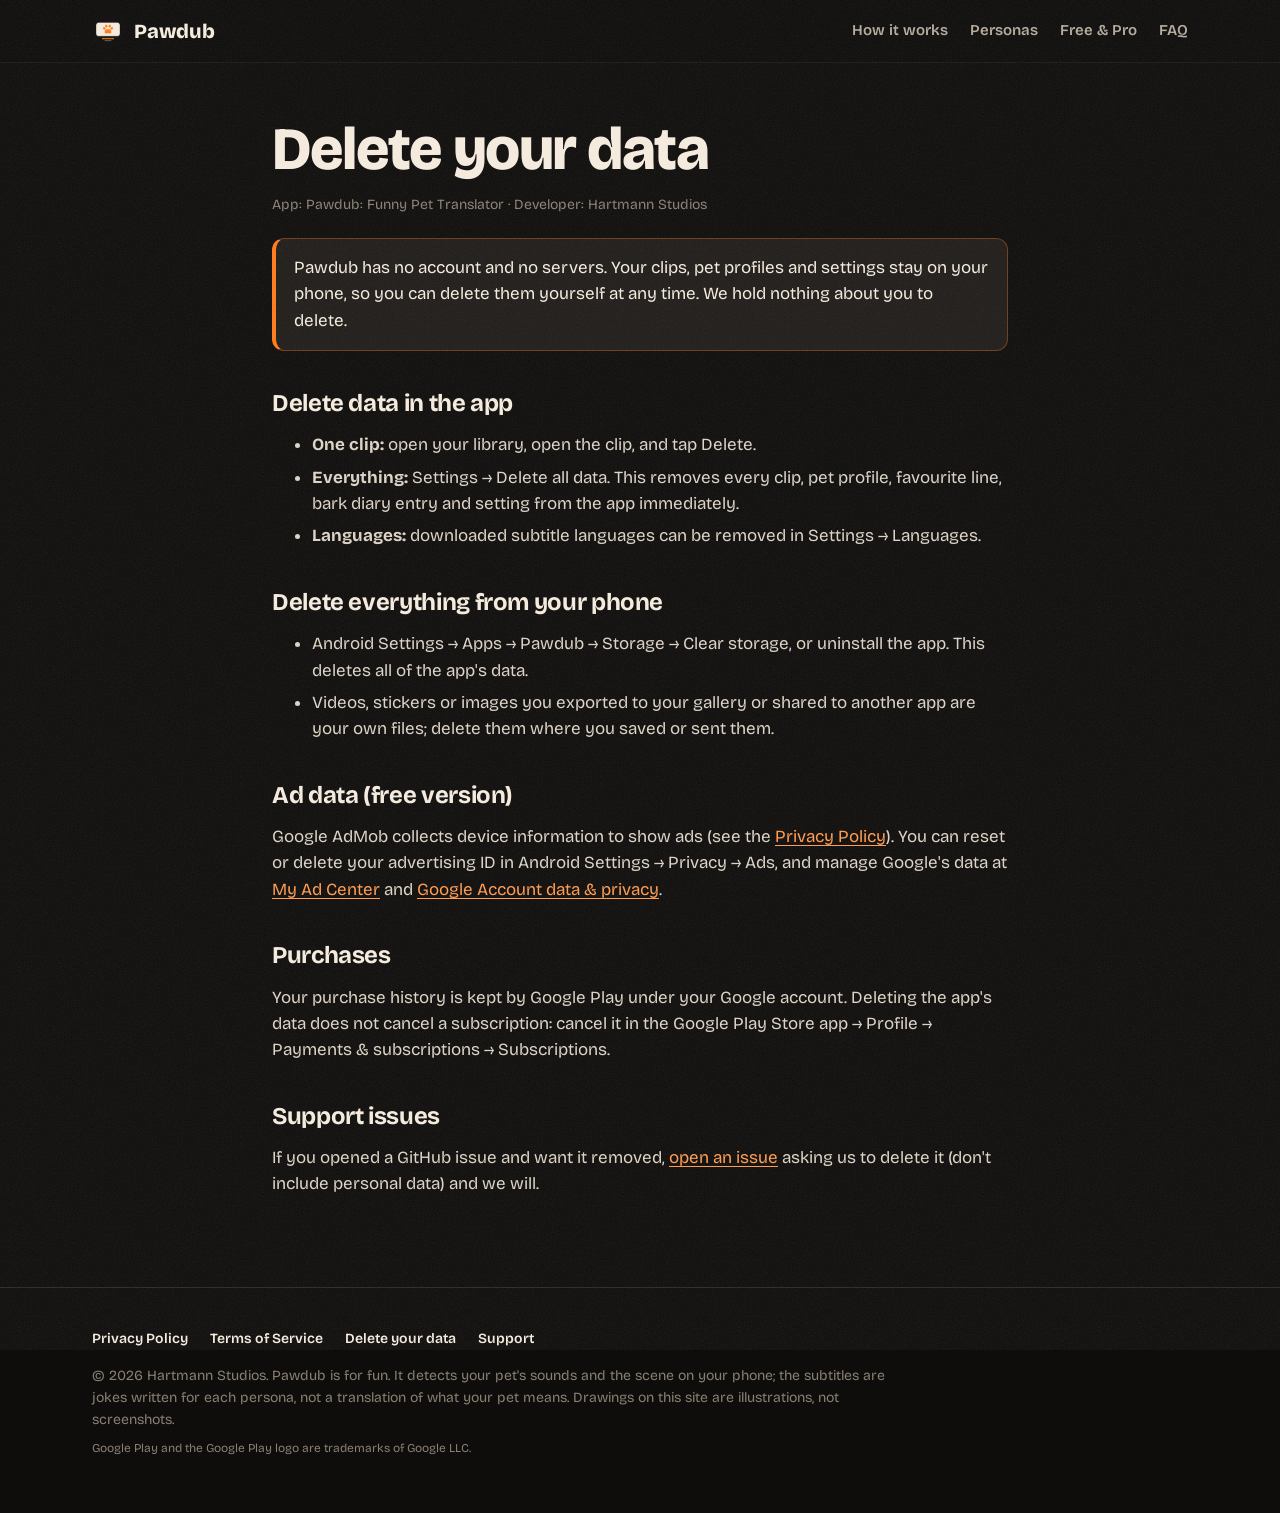
<file: delete/index.html>
<!doctype html>
<html lang="en">
<head>
<meta charset="utf-8">
<meta name="viewport" content="width=device-width, initial-scale=1, viewport-fit=cover">
<title>Delete your data | Pawdub</title>
<meta name="description" content="How to delete your Pawdub data. No account; everything stays on your phone.">
<link rel="canonical" href="https://chartmann1590.github.io/pawdub-site/delete/">
<meta name="theme-color" content="#0E0D0C">
<meta name="color-scheme" content="dark">
<meta property="og:type" content="website">
<meta property="og:site_name" content="Pawdub">
<meta property="og:title" content="Delete your data | Pawdub">
<meta property="og:description" content="How to delete your Pawdub data. No account; everything stays on your phone.">
<meta property="og:url" content="https://chartmann1590.github.io/pawdub-site/delete/">
<meta property="og:image" content="https://chartmann1590.github.io/pawdub-site/img/og.png">
<meta property="og:image:width" content="1200">
<meta property="og:image:height" content="630">
<meta property="og:image:alt" content="Pawdub: your pet finally has subtitles">
<meta name="twitter:card" content="summary_large_image">
<meta name="twitter:title" content="Delete your data | Pawdub">
<meta name="twitter:description" content="How to delete your Pawdub data. No account; everything stays on your phone.">
<meta name="twitter:image" content="https://chartmann1590.github.io/pawdub-site/img/og.png">
<link rel="icon" type="image/png" sizes="32x32" href="https://chartmann1590.github.io/pawdub-site/img/icon-32.png">
<link rel="apple-touch-icon" href="https://chartmann1590.github.io/pawdub-site/img/icon-180.png">
<link rel="preconnect" href="https://fonts.googleapis.com">
<link rel="preconnect" href="https://fonts.gstatic.com" crossorigin>
<link rel="stylesheet" href="https://fonts.googleapis.com/css2?family=Bricolage+Grotesque:opsz,wdth,wght@12..96,75..100,400..800&family=Inter:wght@500..900&display=swap">
<link rel="stylesheet" href="https://chartmann1590.github.io/pawdub-site/style.css">

</head>
<body>
<a class="skip" href="#main">Skip to content</a>
<header class="top"><div class="wrap nav">
<a class="brand" href="https://chartmann1590.github.io/pawdub-site/"><img src="https://chartmann1590.github.io/pawdub-site/img/icon-192.png" alt="" width="32" height="32"><span>Pawdub</span></a>
<nav aria-label="Main"><a class="hide-sm" href="https://chartmann1590.github.io/pawdub-site/#how">How it works</a><a href="https://chartmann1590.github.io/pawdub-site/#personas">Personas</a><a class="hide-sm" href="https://chartmann1590.github.io/pawdub-site/#pro">Free &amp; Pro</a><a href="https://chartmann1590.github.io/pawdub-site/#faq">FAQ</a></nav>
</div></header>
<main id="main">

<article class="doc wrap narrow">
<h1>Delete your data</h1>
<p class="meta">App: Pawdub: Funny Pet Translator &middot; Developer: Hartmann Studios</p>
<div class="callout">Pawdub has no account and no servers. Your clips, pet profiles and settings stay on your phone, so you can delete them yourself at any time. We hold nothing about you to delete.</div>
<h2>Delete data in the app</h2>
<ul>
<li><strong>One clip:</strong> open your library, open the clip, and tap Delete.</li>
<li><strong>Everything:</strong> Settings &rarr; Delete all data. This removes every clip, pet profile, favourite line, bark diary entry and setting from the app immediately.</li>
<li><strong>Languages:</strong> downloaded subtitle languages can be removed in Settings &rarr; Languages.</li>
</ul>
<h2>Delete everything from your phone</h2>
<ul>
<li>Android Settings &rarr; Apps &rarr; Pawdub &rarr; Storage &rarr; Clear storage, or uninstall the app. This deletes all of the app's data.</li>
<li>Videos, stickers or images you exported to your gallery or shared to another app are your own files; delete them where you saved or sent them.</li>
</ul>
<h2>Ad data (free version)</h2>
<p>Google AdMob collects device information to show ads (see the <a href="https://chartmann1590.github.io/pawdub-site/privacy/#ads">Privacy Policy</a>). You can reset or delete your advertising ID in Android Settings &rarr; Privacy &rarr; Ads, and manage Google's data at <a href="https://myadcenter.google.com/">My Ad Center</a> and <a href="https://myaccount.google.com/data-and-privacy">Google Account data &amp; privacy</a>.</p>
<h2>Purchases</h2>
<p>Your purchase history is kept by Google Play under your Google account. Deleting the app's data does not cancel a subscription: cancel it in the Google Play Store app &rarr; Profile &rarr; Payments &amp; subscriptions &rarr; Subscriptions.</p>
<h2>Support issues</h2>
<p>If you opened a GitHub issue and want it removed, <a href="https://github.com/chartmann1590/pawdub-site/issues/new">open an issue</a> asking us to delete it (don't include personal data) and we will.</p>
</article>

</main>
<footer class="foot"><div class="wrap">
<div class="foot-links"><a href="https://chartmann1590.github.io/pawdub-site/privacy/">Privacy Policy</a><a href="https://chartmann1590.github.io/pawdub-site/terms/">Terms of Service</a><a href="https://chartmann1590.github.io/pawdub-site/delete/">Delete your data</a><a href="https://github.com/chartmann1590/pawdub-site/issues/new">Support</a></div>
<p>&copy; 2026 Hartmann Studios. Pawdub is for fun. It detects your pet's sounds and the scene on your phone; the subtitles are jokes written for each persona, not a translation of what your pet means. Drawings on this site are illustrations, not screenshots.</p>
<p class="tm">Google Play and the Google Play logo are trademarks of Google LLC.</p>
</div></footer>
</body>
</html>
</file>
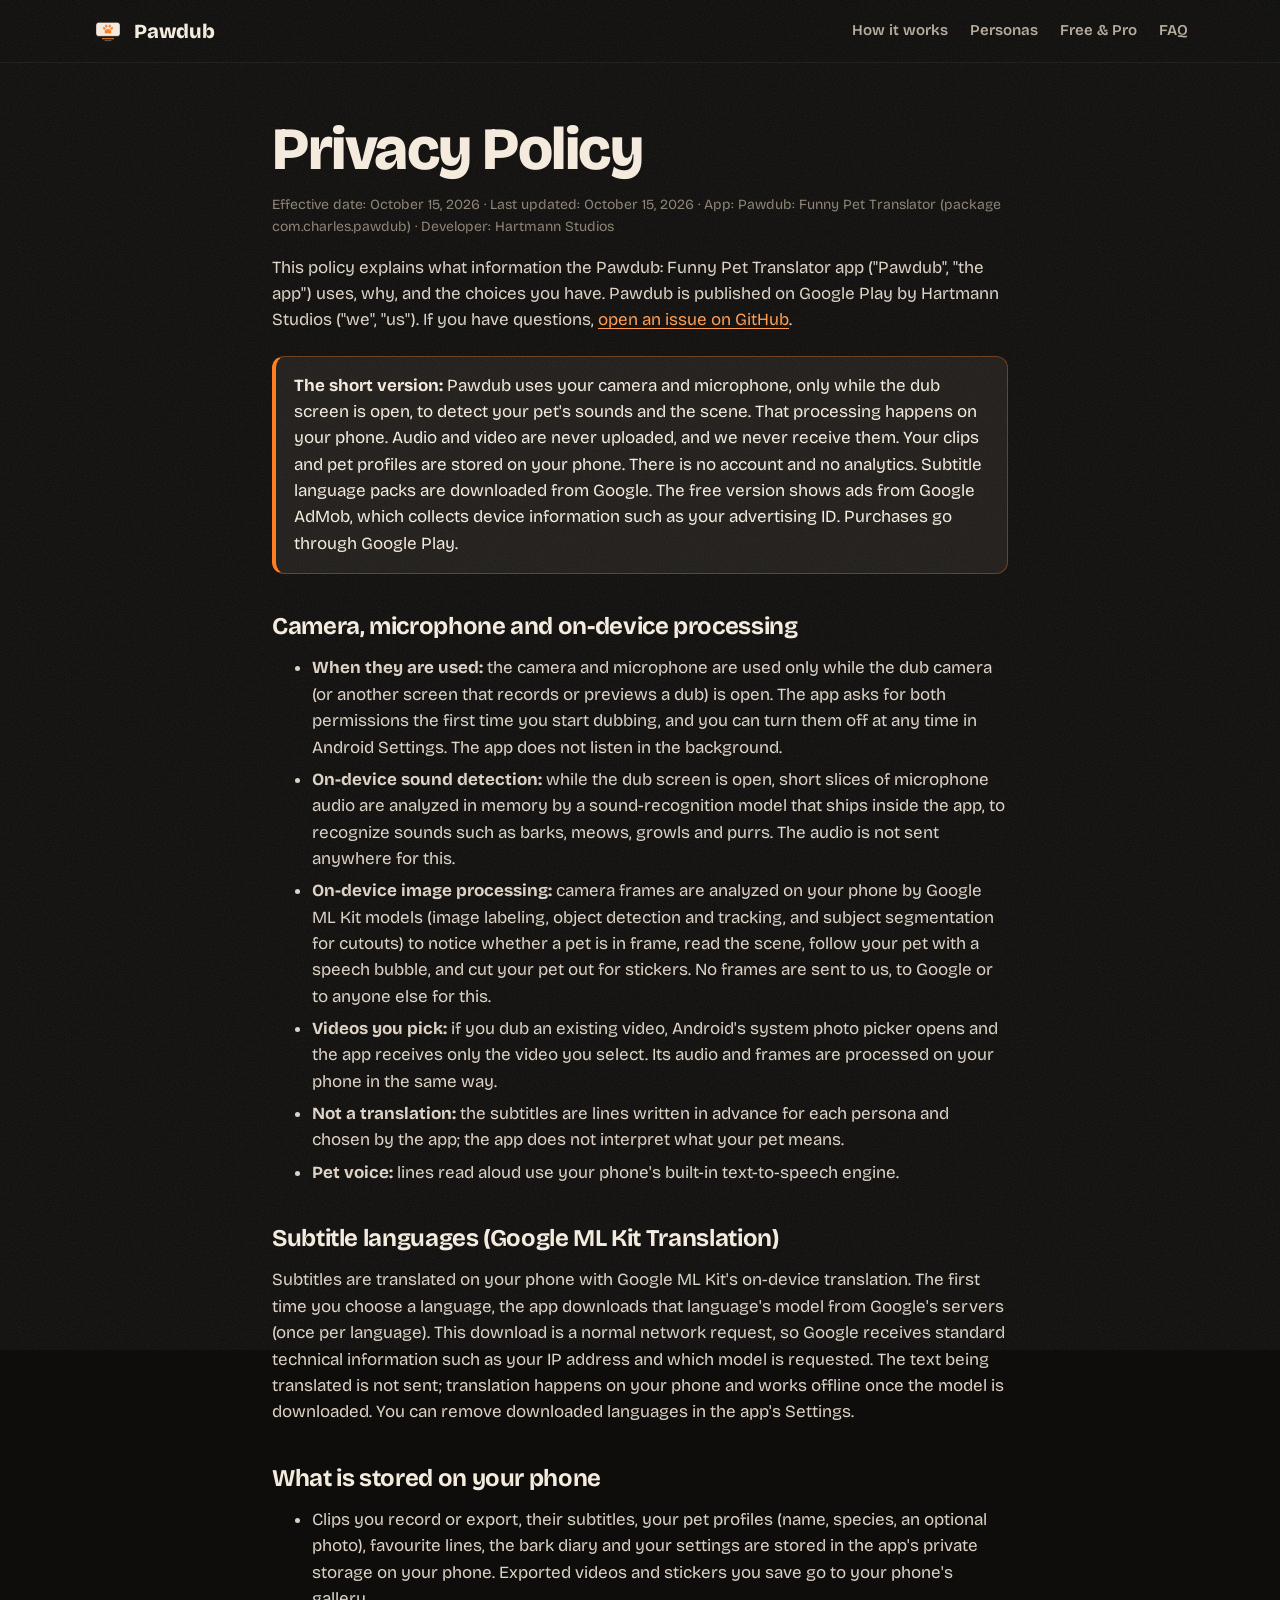
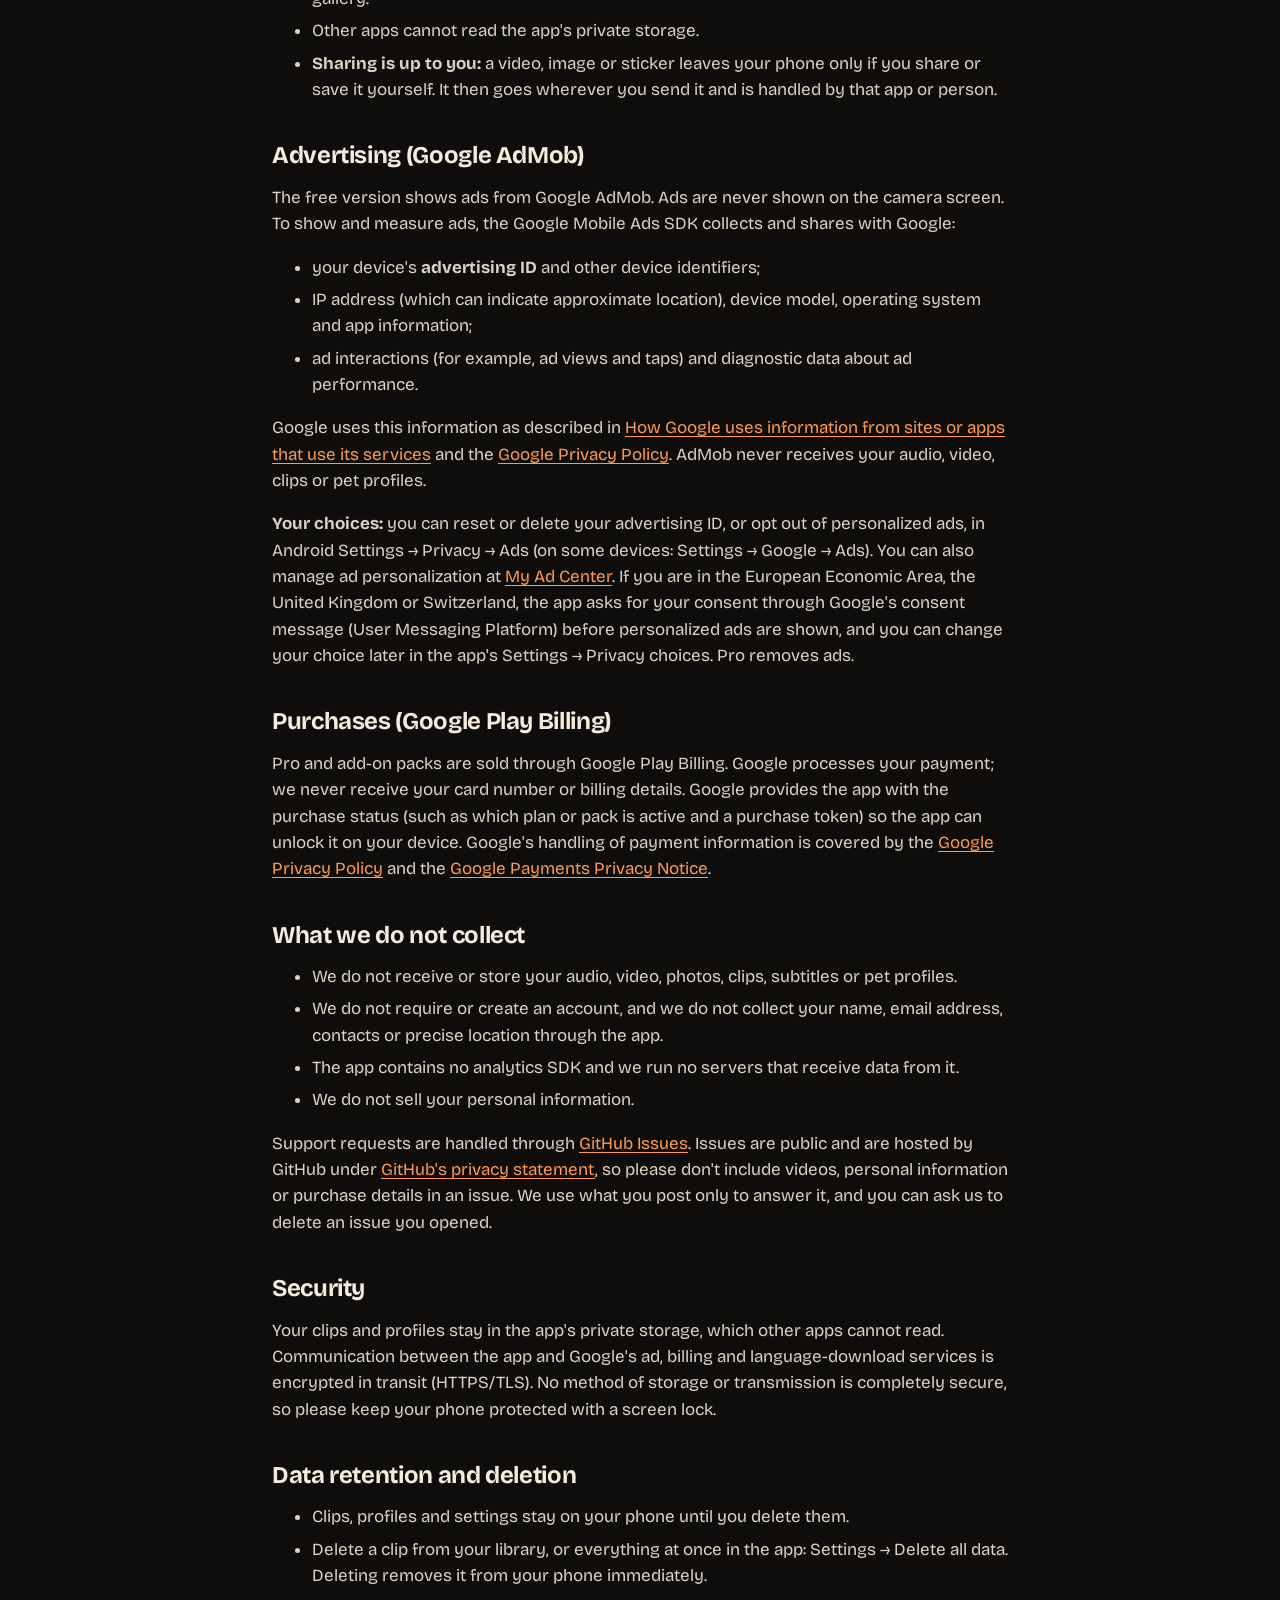
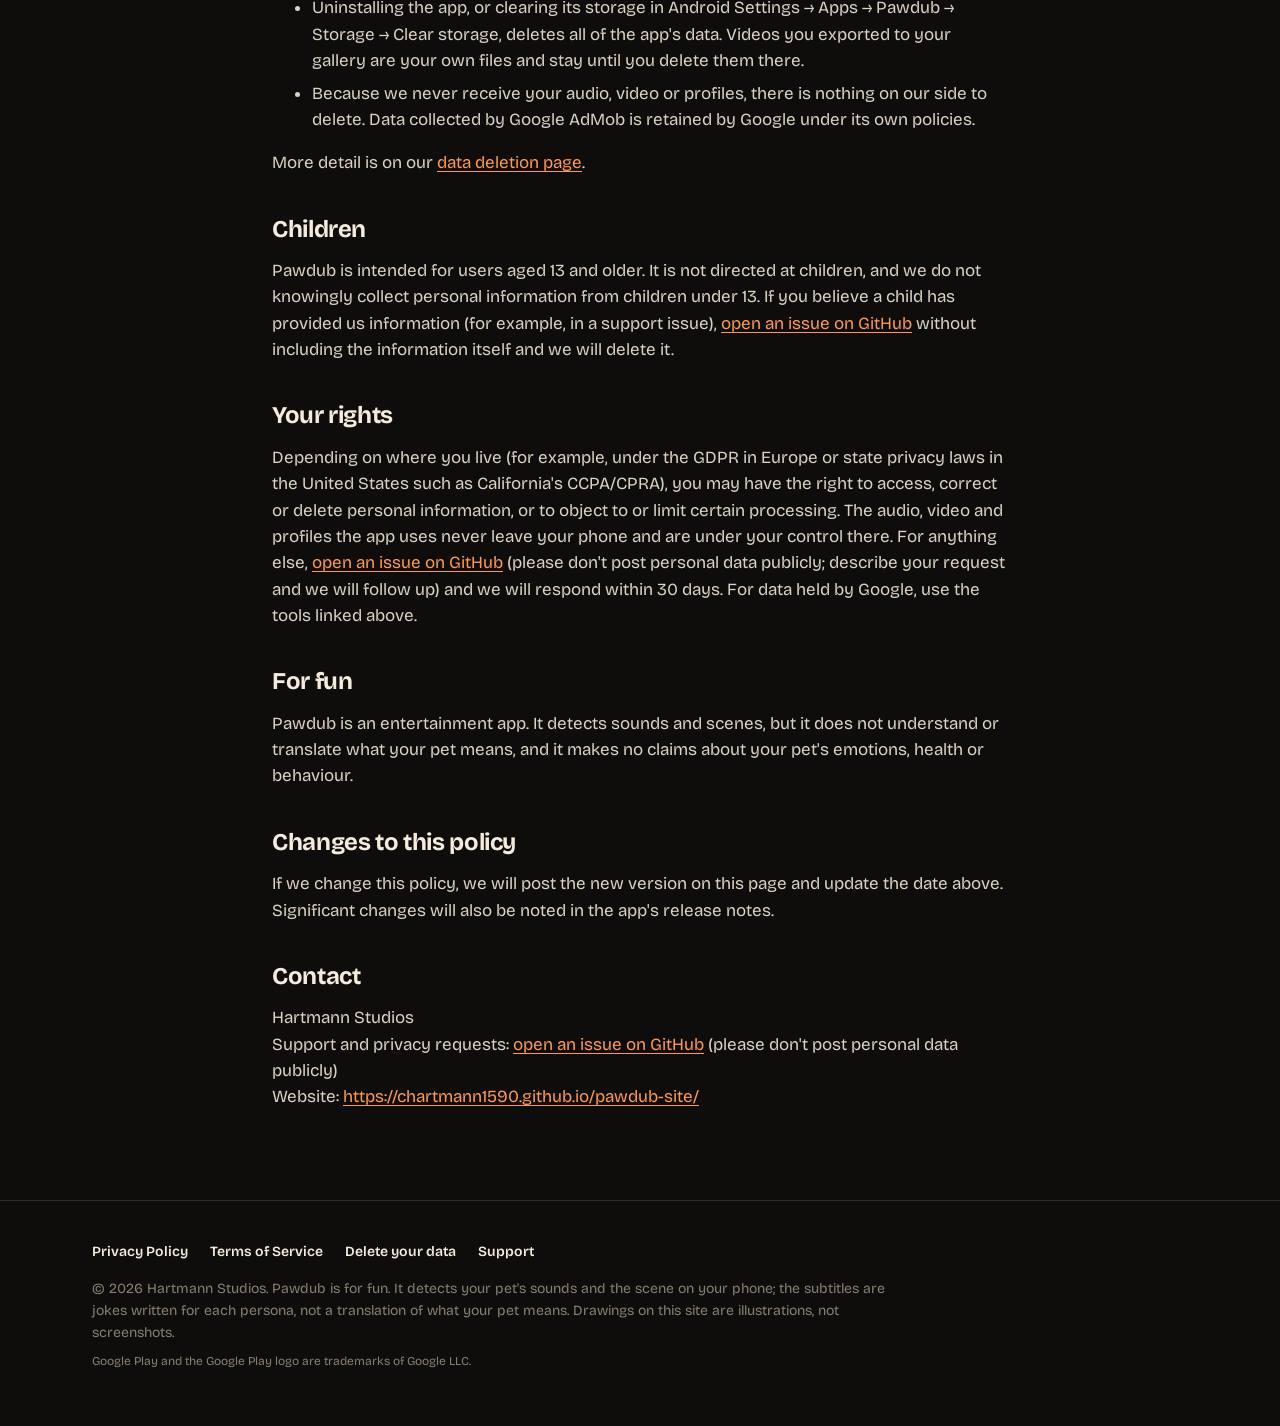
<file: privacy/index.html>
<!doctype html>
<html lang="en">
<head>
<meta charset="utf-8">
<meta name="viewport" content="width=device-width, initial-scale=1, viewport-fit=cover">
<title>Privacy Policy | Pawdub</title>
<meta name="description" content="How Pawdub handles your camera, microphone and data: processed on your phone, never uploaded.">
<link rel="canonical" href="https://chartmann1590.github.io/pawdub-site/privacy/">
<meta name="theme-color" content="#0E0D0C">
<meta name="color-scheme" content="dark">
<meta property="og:type" content="website">
<meta property="og:site_name" content="Pawdub">
<meta property="og:title" content="Privacy Policy | Pawdub">
<meta property="og:description" content="How Pawdub handles your camera, microphone and data: processed on your phone, never uploaded.">
<meta property="og:url" content="https://chartmann1590.github.io/pawdub-site/privacy/">
<meta property="og:image" content="https://chartmann1590.github.io/pawdub-site/img/og.png">
<meta property="og:image:width" content="1200">
<meta property="og:image:height" content="630">
<meta property="og:image:alt" content="Pawdub: your pet finally has subtitles">
<meta name="twitter:card" content="summary_large_image">
<meta name="twitter:title" content="Privacy Policy | Pawdub">
<meta name="twitter:description" content="How Pawdub handles your camera, microphone and data: processed on your phone, never uploaded.">
<meta name="twitter:image" content="https://chartmann1590.github.io/pawdub-site/img/og.png">
<link rel="icon" type="image/png" sizes="32x32" href="https://chartmann1590.github.io/pawdub-site/img/icon-32.png">
<link rel="apple-touch-icon" href="https://chartmann1590.github.io/pawdub-site/img/icon-180.png">
<link rel="preconnect" href="https://fonts.googleapis.com">
<link rel="preconnect" href="https://fonts.gstatic.com" crossorigin>
<link rel="stylesheet" href="https://fonts.googleapis.com/css2?family=Bricolage+Grotesque:opsz,wdth,wght@12..96,75..100,400..800&family=Inter:wght@500..900&display=swap">
<link rel="stylesheet" href="https://chartmann1590.github.io/pawdub-site/style.css">

</head>
<body>
<a class="skip" href="#main">Skip to content</a>
<header class="top"><div class="wrap nav">
<a class="brand" href="https://chartmann1590.github.io/pawdub-site/"><img src="https://chartmann1590.github.io/pawdub-site/img/icon-192.png" alt="" width="32" height="32"><span>Pawdub</span></a>
<nav aria-label="Main"><a class="hide-sm" href="https://chartmann1590.github.io/pawdub-site/#how">How it works</a><a href="https://chartmann1590.github.io/pawdub-site/#personas">Personas</a><a class="hide-sm" href="https://chartmann1590.github.io/pawdub-site/#pro">Free &amp; Pro</a><a href="https://chartmann1590.github.io/pawdub-site/#faq">FAQ</a></nav>
</div></header>
<main id="main">

<article class="doc wrap narrow">
<h1>Privacy Policy</h1>
<p class="meta">Effective date: October 15, 2026 &middot; Last updated: October 15, 2026 &middot; App: Pawdub: Funny Pet Translator (package com.charles.pawdub) &middot; Developer: Hartmann Studios</p>

<p>This policy explains what information the Pawdub: Funny Pet Translator app ("Pawdub", "the app") uses, why, and the choices you have. Pawdub is published on Google Play by Hartmann Studios ("we", "us"). If you have questions, <a href="https://github.com/chartmann1590/pawdub-site/issues/new">open an issue on GitHub</a>.</p>

<div class="callout"><strong>The short version:</strong> Pawdub uses your camera and microphone, only while the dub screen is open, to detect your pet's sounds and the scene. That processing happens on your phone. Audio and video are never uploaded, and we never receive them. Your clips and pet profiles are stored on your phone. There is no account and no analytics. Subtitle language packs are downloaded from Google. The free version shows ads from Google AdMob, which collects device information such as your advertising ID. Purchases go through Google Play.</div>

<h2 id="camera">Camera, microphone and on-device processing</h2>
<ul>
<li><strong>When they are used:</strong> the camera and microphone are used only while the dub camera (or another screen that records or previews a dub) is open. The app asks for both permissions the first time you start dubbing, and you can turn them off at any time in Android Settings. The app does not listen in the background.</li>
<li><strong>On-device sound detection:</strong> while the dub screen is open, short slices of microphone audio are analyzed in memory by a sound-recognition model that ships inside the app, to recognize sounds such as barks, meows, growls and purrs. The audio is not sent anywhere for this.</li>
<li><strong>On-device image processing:</strong> camera frames are analyzed on your phone by Google ML Kit models (image labeling, object detection and tracking, and subject segmentation for cutouts) to notice whether a pet is in frame, read the scene, follow your pet with a speech bubble, and cut your pet out for stickers. No frames are sent to us, to Google or to anyone else for this.</li>
<li><strong>Videos you pick:</strong> if you dub an existing video, Android's system photo picker opens and the app receives only the video you select. Its audio and frames are processed on your phone in the same way.</li>
<li><strong>Not a translation:</strong> the subtitles are lines written in advance for each persona and chosen by the app; the app does not interpret what your pet means.</li>
<li><strong>Pet voice:</strong> lines read aloud use your phone's built-in text-to-speech engine.</li>
</ul>

<h2 id="translation">Subtitle languages (Google ML Kit Translation)</h2>
<p>Subtitles are translated on your phone with Google ML Kit's on-device translation. The first time you choose a language, the app downloads that language's model from Google's servers (once per language). This download is a normal network request, so Google receives standard technical information such as your IP address and which model is requested. The text being translated is not sent; translation happens on your phone and works offline once the model is downloaded. You can remove downloaded languages in the app's Settings.</p>

<h2 id="stored">What is stored on your phone</h2>
<ul>
<li>Clips you record or export, their subtitles, your pet profiles (name, species, an optional photo), favourite lines, the bark diary and your settings are stored in the app's private storage on your phone. Exported videos and stickers you save go to your phone's gallery.</li>
<li>Other apps cannot read the app's private storage.</li>
<li><strong>Sharing is up to you:</strong> a video, image or sticker leaves your phone only if you share or save it yourself. It then goes wherever you send it and is handled by that app or person.</li>
</ul>

<h2 id="ads">Advertising (Google AdMob)</h2>
<p>The free version shows ads from Google AdMob. Ads are never shown on the camera screen. To show and measure ads, the Google Mobile Ads SDK collects and shares with Google:</p>
<ul>
<li>your device's <strong>advertising ID</strong> and other device identifiers;</li>
<li>IP address (which can indicate approximate location), device model, operating system and app information;</li>
<li>ad interactions (for example, ad views and taps) and diagnostic data about ad performance.</li>
</ul>
<p>Google uses this information as described in <a href="https://policies.google.com/technologies/partner-sites">How Google uses information from sites or apps that use its services</a> and the <a href="https://policies.google.com/privacy">Google Privacy Policy</a>. AdMob never receives your audio, video, clips or pet profiles.</p>
<p><strong>Your choices:</strong> you can reset or delete your advertising ID, or opt out of personalized ads, in Android Settings &rarr; Privacy &rarr; Ads (on some devices: Settings &rarr; Google &rarr; Ads). You can also manage ad personalization at <a href="https://myadcenter.google.com/">My Ad Center</a>. If you are in the European Economic Area, the United Kingdom or Switzerland, the app asks for your consent through Google's consent message (User Messaging Platform) before personalized ads are shown, and you can change your choice later in the app's Settings &rarr; Privacy choices. Pro removes ads.</p>

<h2 id="billing">Purchases (Google Play Billing)</h2>
<p>Pro and add-on packs are sold through Google Play Billing. Google processes your payment; we never receive your card number or billing details. Google provides the app with the purchase status (such as which plan or pack is active and a purchase token) so the app can unlock it on your device. Google's handling of payment information is covered by the <a href="https://policies.google.com/privacy">Google Privacy Policy</a> and the <a href="https://payments.google.com/payments/apis-secure/u/0/get_legal_document?ldo=0&amp;ldt=privacynotice">Google Payments Privacy Notice</a>.</p>

<h2 id="not-collected">What we do not collect</h2>
<ul>
<li>We do not receive or store your audio, video, photos, clips, subtitles or pet profiles.</li>
<li>We do not require or create an account, and we do not collect your name, email address, contacts or precise location through the app.</li>
<li>The app contains no analytics SDK and we run no servers that receive data from it.</li>
<li>We do not sell your personal information.</li>
</ul>
<p>Support requests are handled through <a href="https://github.com/chartmann1590/pawdub-site/issues">GitHub Issues</a>. Issues are public and are hosted by GitHub under <a href="https://docs.github.com/site-policy/privacy-policies/github-general-privacy-statement">GitHub's privacy statement</a>, so please don't include videos, personal information or purchase details in an issue. We use what you post only to answer it, and you can ask us to delete an issue you opened.</p>

<h2 id="security">Security</h2>
<p>Your clips and profiles stay in the app's private storage, which other apps cannot read. Communication between the app and Google's ad, billing and language-download services is encrypted in transit (HTTPS/TLS). No method of storage or transmission is completely secure, so please keep your phone protected with a screen lock.</p>

<h2 id="retention">Data retention and deletion</h2>
<ul>
<li>Clips, profiles and settings stay on your phone until you delete them.</li>
<li>Delete a clip from your library, or everything at once in the app: Settings &rarr; Delete all data. Deleting removes it from your phone immediately.</li>
<li>Uninstalling the app, or clearing its storage in Android Settings &rarr; Apps &rarr; Pawdub &rarr; Storage &rarr; Clear storage, deletes all of the app's data. Videos you exported to your gallery are your own files and stay until you delete them there.</li>
<li>Because we never receive your audio, video or profiles, there is nothing on our side to delete. Data collected by Google AdMob is retained by Google under its own policies.</li>
</ul>
<p>More detail is on our <a href="https://chartmann1590.github.io/pawdub-site/delete/">data deletion page</a>.</p>

<h2 id="children">Children</h2>
<p>Pawdub is intended for users aged 13 and older. It is not directed at children, and we do not knowingly collect personal information from children under 13. If you believe a child has provided us information (for example, in a support issue), <a href="https://github.com/chartmann1590/pawdub-site/issues/new">open an issue on GitHub</a> without including the information itself and we will delete it.</p>

<h2 id="rights">Your rights</h2>
<p>Depending on where you live (for example, under the GDPR in Europe or state privacy laws in the United States such as California's CCPA/CPRA), you may have the right to access, correct or delete personal information, or to object to or limit certain processing. The audio, video and profiles the app uses never leave your phone and are under your control there. For anything else, <a href="https://github.com/chartmann1590/pawdub-site/issues/new">open an issue on GitHub</a> (please don't post personal data publicly; describe your request and we will follow up) and we will respond within 30 days. For data held by Google, use the tools linked above.</p>

<h2 id="fun">For fun</h2>
<p>Pawdub is an entertainment app. It detects sounds and scenes, but it does not understand or translate what your pet means, and it makes no claims about your pet's emotions, health or behaviour.</p>

<h2 id="changes">Changes to this policy</h2>
<p>If we change this policy, we will post the new version on this page and update the date above. Significant changes will also be noted in the app's release notes.</p>

<h2 id="contact">Contact</h2>
<p>Hartmann Studios<br>Support and privacy requests: <a href="https://github.com/chartmann1590/pawdub-site/issues/new">open an issue on GitHub</a> (please don't post personal data publicly)<br>Website: <a href="https://chartmann1590.github.io/pawdub-site/">https://chartmann1590.github.io/pawdub-site/</a></p>
</article>

</main>
<footer class="foot"><div class="wrap">
<div class="foot-links"><a href="https://chartmann1590.github.io/pawdub-site/privacy/">Privacy Policy</a><a href="https://chartmann1590.github.io/pawdub-site/terms/">Terms of Service</a><a href="https://chartmann1590.github.io/pawdub-site/delete/">Delete your data</a><a href="https://github.com/chartmann1590/pawdub-site/issues/new">Support</a></div>
<p>&copy; 2026 Hartmann Studios. Pawdub is for fun. It detects your pet's sounds and the scene on your phone; the subtitles are jokes written for each persona, not a translation of what your pet means. Drawings on this site are illustrations, not screenshots.</p>
<p class="tm">Google Play and the Google Play logo are trademarks of Google LLC.</p>
</div></footer>
</body>
</html>
</file>
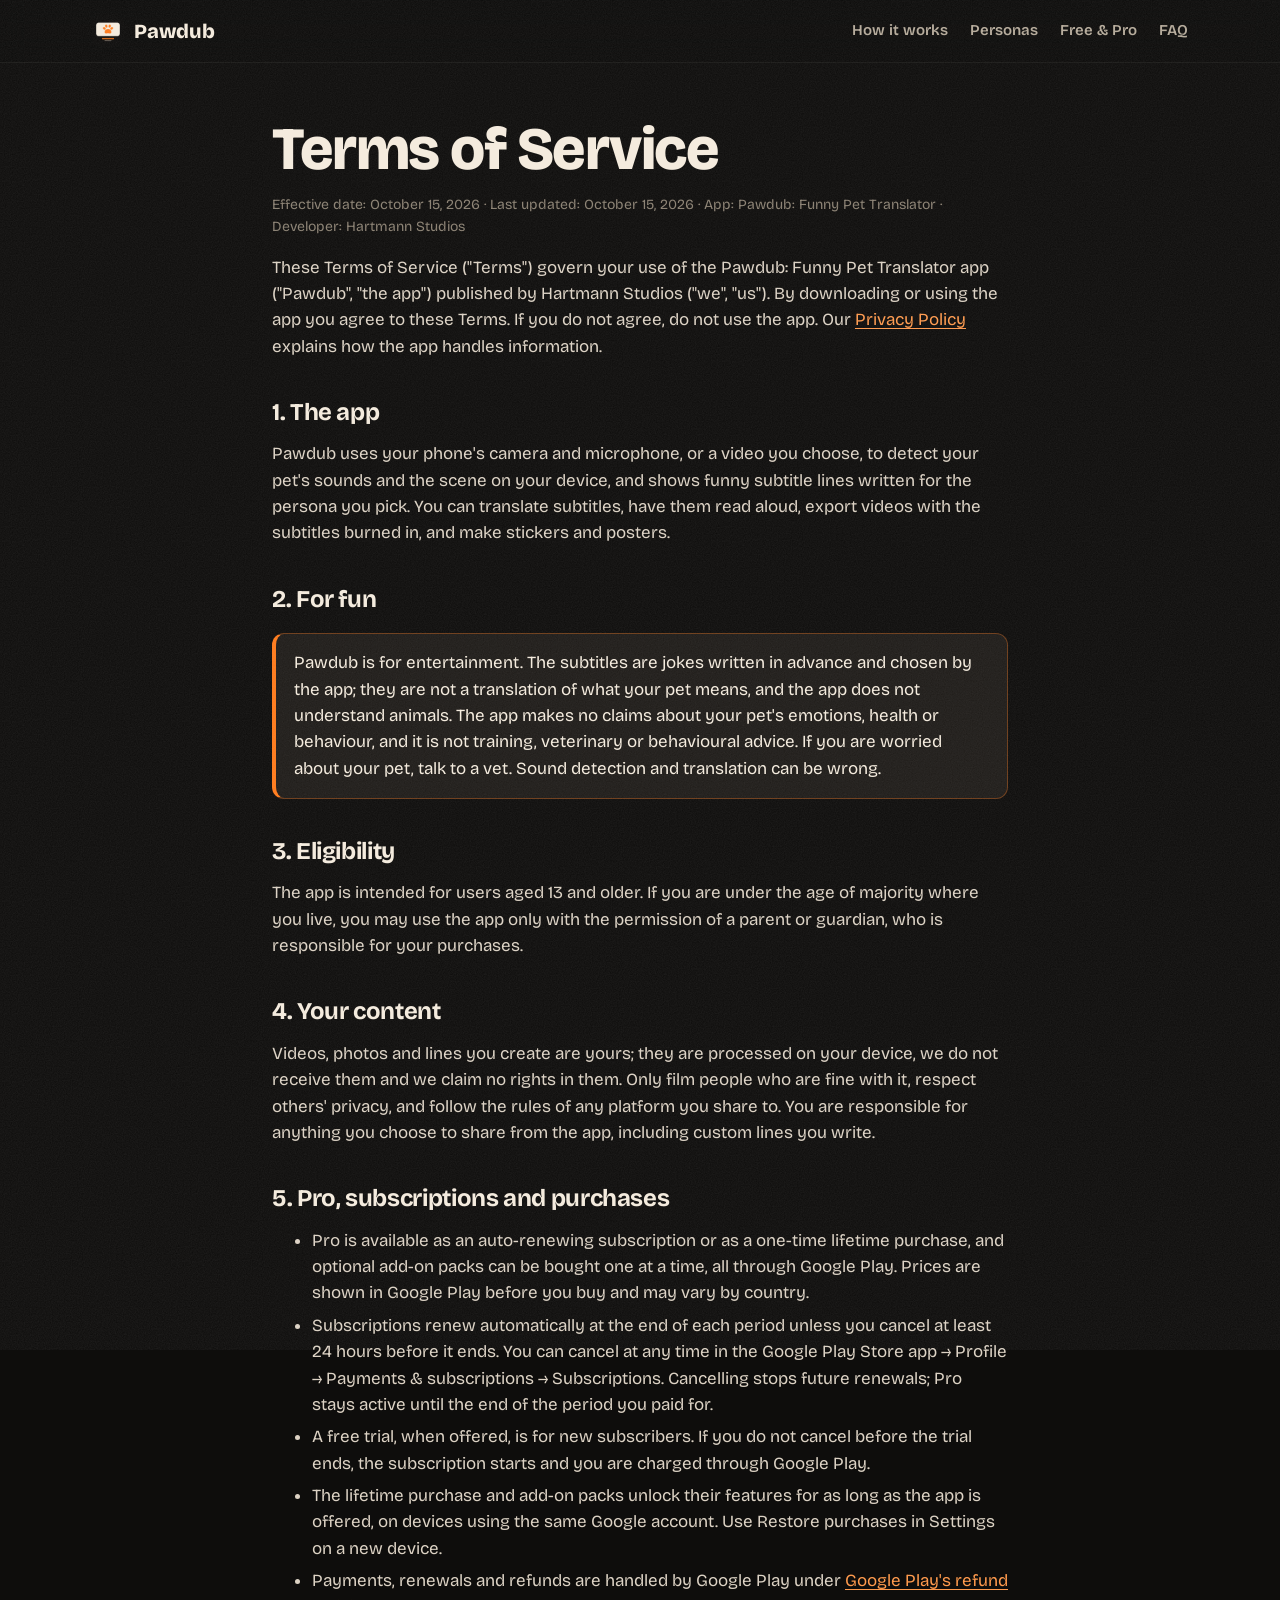
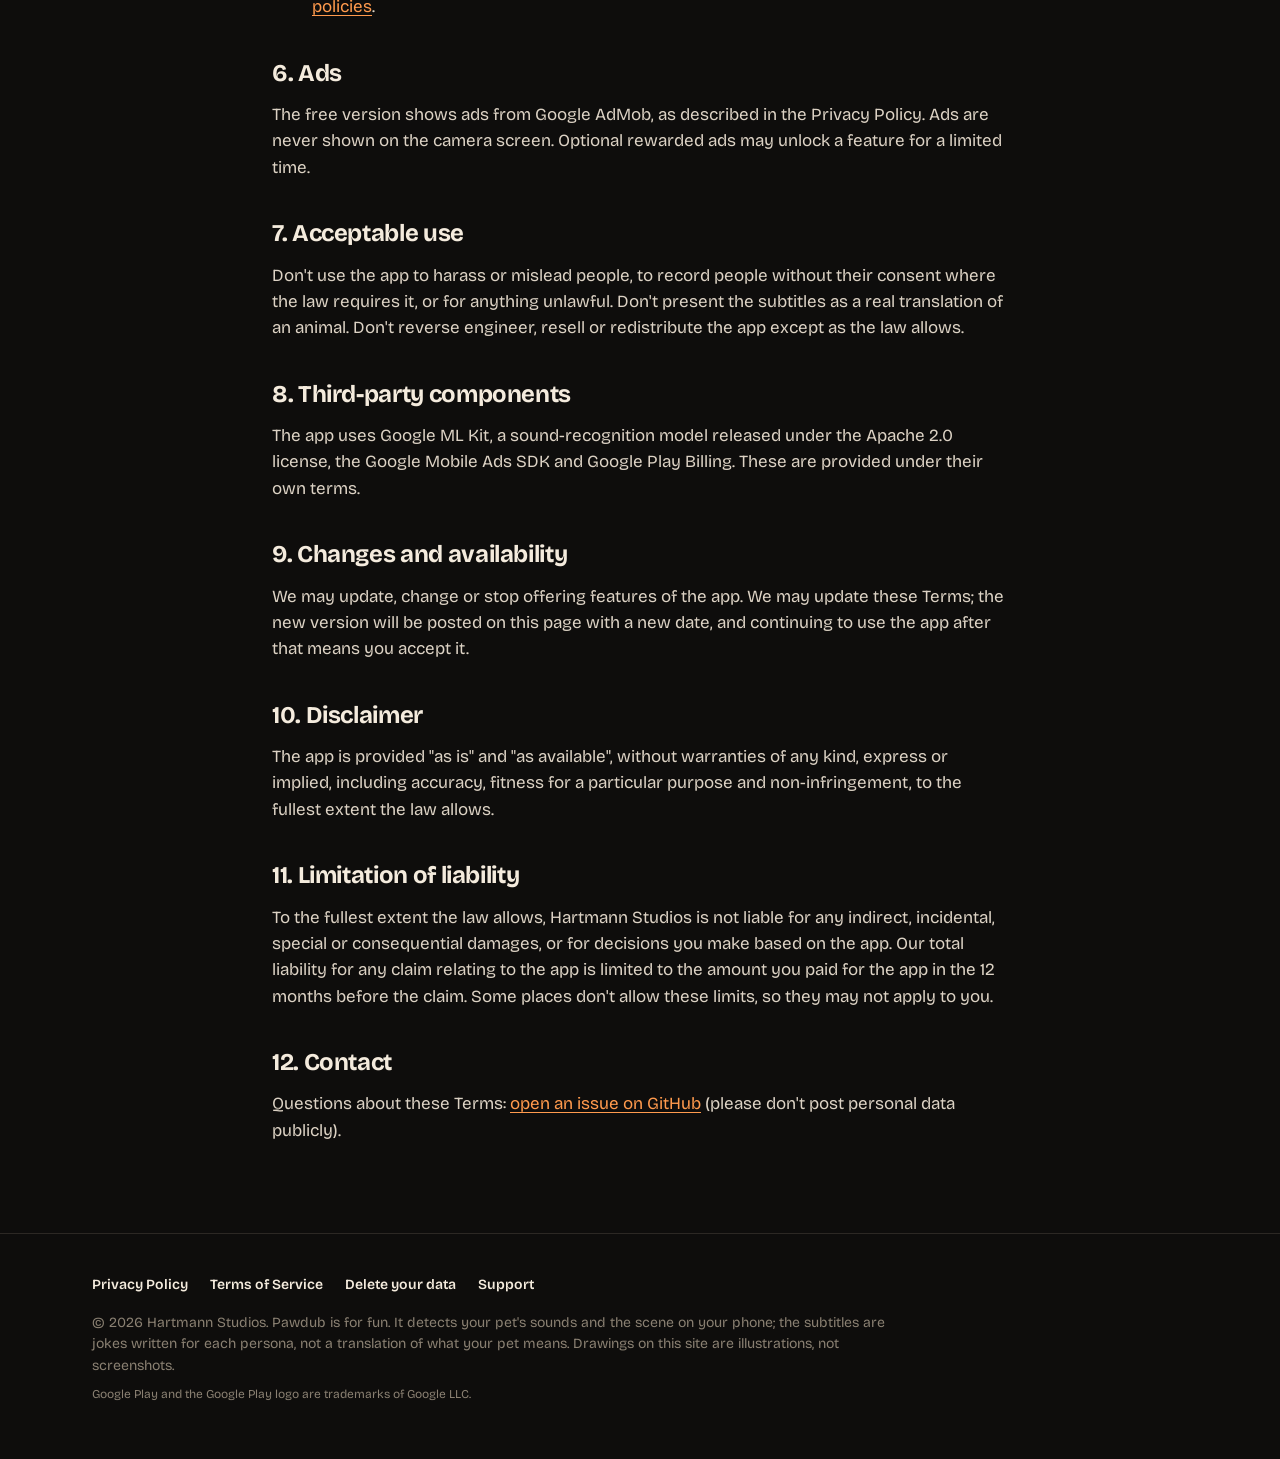
<file: terms/index.html>
<!doctype html>
<html lang="en">
<head>
<meta charset="utf-8">
<meta name="viewport" content="width=device-width, initial-scale=1, viewport-fit=cover">
<title>Terms of Service | Pawdub</title>
<meta name="description" content="Terms of Service for the Pawdub Android app.">
<link rel="canonical" href="https://chartmann1590.github.io/pawdub-site/terms/">
<meta name="theme-color" content="#0E0D0C">
<meta name="color-scheme" content="dark">
<meta property="og:type" content="website">
<meta property="og:site_name" content="Pawdub">
<meta property="og:title" content="Terms of Service | Pawdub">
<meta property="og:description" content="Terms of Service for the Pawdub Android app.">
<meta property="og:url" content="https://chartmann1590.github.io/pawdub-site/terms/">
<meta property="og:image" content="https://chartmann1590.github.io/pawdub-site/img/og.png">
<meta property="og:image:width" content="1200">
<meta property="og:image:height" content="630">
<meta property="og:image:alt" content="Pawdub: your pet finally has subtitles">
<meta name="twitter:card" content="summary_large_image">
<meta name="twitter:title" content="Terms of Service | Pawdub">
<meta name="twitter:description" content="Terms of Service for the Pawdub Android app.">
<meta name="twitter:image" content="https://chartmann1590.github.io/pawdub-site/img/og.png">
<link rel="icon" type="image/png" sizes="32x32" href="https://chartmann1590.github.io/pawdub-site/img/icon-32.png">
<link rel="apple-touch-icon" href="https://chartmann1590.github.io/pawdub-site/img/icon-180.png">
<link rel="preconnect" href="https://fonts.googleapis.com">
<link rel="preconnect" href="https://fonts.gstatic.com" crossorigin>
<link rel="stylesheet" href="https://fonts.googleapis.com/css2?family=Bricolage+Grotesque:opsz,wdth,wght@12..96,75..100,400..800&family=Inter:wght@500..900&display=swap">
<link rel="stylesheet" href="https://chartmann1590.github.io/pawdub-site/style.css">

</head>
<body>
<a class="skip" href="#main">Skip to content</a>
<header class="top"><div class="wrap nav">
<a class="brand" href="https://chartmann1590.github.io/pawdub-site/"><img src="https://chartmann1590.github.io/pawdub-site/img/icon-192.png" alt="" width="32" height="32"><span>Pawdub</span></a>
<nav aria-label="Main"><a class="hide-sm" href="https://chartmann1590.github.io/pawdub-site/#how">How it works</a><a href="https://chartmann1590.github.io/pawdub-site/#personas">Personas</a><a class="hide-sm" href="https://chartmann1590.github.io/pawdub-site/#pro">Free &amp; Pro</a><a href="https://chartmann1590.github.io/pawdub-site/#faq">FAQ</a></nav>
</div></header>
<main id="main">

<article class="doc wrap narrow">
<h1>Terms of Service</h1>
<p class="meta">Effective date: October 15, 2026 &middot; Last updated: October 15, 2026 &middot; App: Pawdub: Funny Pet Translator &middot; Developer: Hartmann Studios</p>

<p>These Terms of Service ("Terms") govern your use of the Pawdub: Funny Pet Translator app ("Pawdub", "the app") published by Hartmann Studios ("we", "us"). By downloading or using the app you agree to these Terms. If you do not agree, do not use the app. Our <a href="https://chartmann1590.github.io/pawdub-site/privacy/">Privacy Policy</a> explains how the app handles information.</p>

<h2>1. The app</h2>
<p>Pawdub uses your phone's camera and microphone, or a video you choose, to detect your pet's sounds and the scene on your device, and shows funny subtitle lines written for the persona you pick. You can translate subtitles, have them read aloud, export videos with the subtitles burned in, and make stickers and posters.</p>

<h2>2. For fun</h2>
<div class="callout">Pawdub is for entertainment. The subtitles are jokes written in advance and chosen by the app; they are not a translation of what your pet means, and the app does not understand animals. The app makes no claims about your pet's emotions, health or behaviour, and it is not training, veterinary or behavioural advice. If you are worried about your pet, talk to a vet. Sound detection and translation can be wrong.</div>

<h2>3. Eligibility</h2>
<p>The app is intended for users aged 13 and older. If you are under the age of majority where you live, you may use the app only with the permission of a parent or guardian, who is responsible for your purchases.</p>

<h2>4. Your content</h2>
<p>Videos, photos and lines you create are yours; they are processed on your device, we do not receive them and we claim no rights in them. Only film people who are fine with it, respect others' privacy, and follow the rules of any platform you share to. You are responsible for anything you choose to share from the app, including custom lines you write.</p>

<h2>5. Pro, subscriptions and purchases</h2>
<ul>
<li>Pro is available as an auto-renewing subscription or as a one-time lifetime purchase, and optional add-on packs can be bought one at a time, all through Google Play. Prices are shown in Google Play before you buy and may vary by country.</li>
<li>Subscriptions renew automatically at the end of each period unless you cancel at least 24 hours before it ends. You can cancel at any time in the Google Play Store app &rarr; Profile &rarr; Payments &amp; subscriptions &rarr; Subscriptions. Cancelling stops future renewals; Pro stays active until the end of the period you paid for.</li>
<li>A free trial, when offered, is for new subscribers. If you do not cancel before the trial ends, the subscription starts and you are charged through Google Play.</li>
<li>The lifetime purchase and add-on packs unlock their features for as long as the app is offered, on devices using the same Google account. Use Restore purchases in Settings on a new device.</li>
<li>Payments, renewals and refunds are handled by Google Play under <a href="https://support.google.com/googleplay/answer/2479637">Google Play's refund policies</a>.</li>
</ul>

<h2>6. Ads</h2>
<p>The free version shows ads from Google AdMob, as described in the Privacy Policy. Ads are never shown on the camera screen. Optional rewarded ads may unlock a feature for a limited time.</p>

<h2>7. Acceptable use</h2>
<p>Don't use the app to harass or mislead people, to record people without their consent where the law requires it, or for anything unlawful. Don't present the subtitles as a real translation of an animal. Don't reverse engineer, resell or redistribute the app except as the law allows.</p>

<h2>8. Third-party components</h2>
<p>The app uses Google ML Kit, a sound-recognition model released under the Apache 2.0 license, the Google Mobile Ads SDK and Google Play Billing. These are provided under their own terms.</p>

<h2>9. Changes and availability</h2>
<p>We may update, change or stop offering features of the app. We may update these Terms; the new version will be posted on this page with a new date, and continuing to use the app after that means you accept it.</p>

<h2>10. Disclaimer</h2>
<p>The app is provided "as is" and "as available", without warranties of any kind, express or implied, including accuracy, fitness for a particular purpose and non-infringement, to the fullest extent the law allows.</p>

<h2>11. Limitation of liability</h2>
<p>To the fullest extent the law allows, Hartmann Studios is not liable for any indirect, incidental, special or consequential damages, or for decisions you make based on the app. Our total liability for any claim relating to the app is limited to the amount you paid for the app in the 12 months before the claim. Some places don't allow these limits, so they may not apply to you.</p>

<h2>12. Contact</h2>
<p>Questions about these Terms: <a href="https://github.com/chartmann1590/pawdub-site/issues/new">open an issue on GitHub</a> (please don't post personal data publicly).</p>
</article>

</main>
<footer class="foot"><div class="wrap">
<div class="foot-links"><a href="https://chartmann1590.github.io/pawdub-site/privacy/">Privacy Policy</a><a href="https://chartmann1590.github.io/pawdub-site/terms/">Terms of Service</a><a href="https://chartmann1590.github.io/pawdub-site/delete/">Delete your data</a><a href="https://github.com/chartmann1590/pawdub-site/issues/new">Support</a></div>
<p>&copy; 2026 Hartmann Studios. Pawdub is for fun. It detects your pet's sounds and the scene on your phone; the subtitles are jokes written for each persona, not a translation of what your pet means. Drawings on this site are illustrations, not screenshots.</p>
<p class="tm">Google Play and the Google Play logo are trademarks of Google LLC.</p>
</div></footer>
</body>
</html>
</file>
